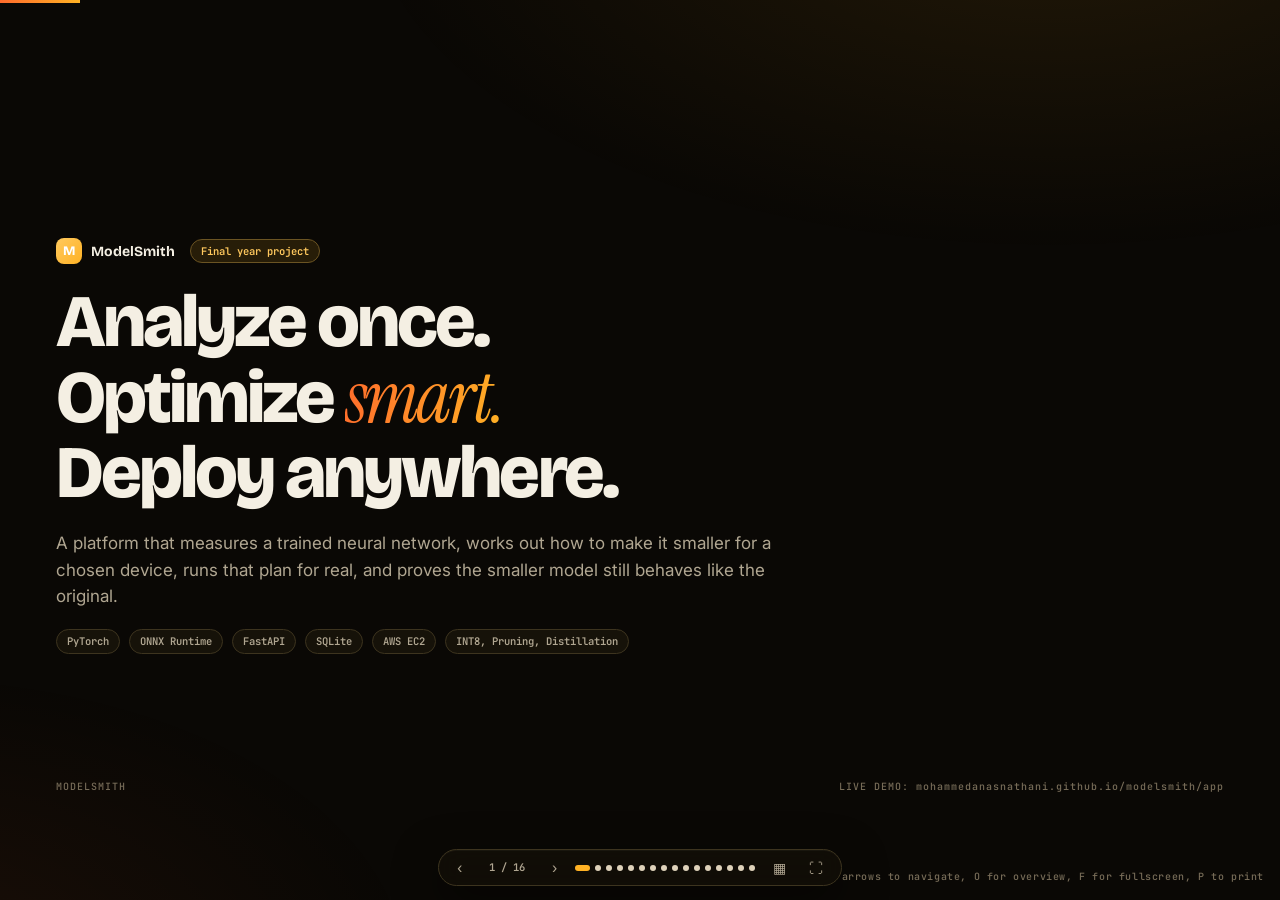
<file: index.html>
<!DOCTYPE html>
<html lang="en">
<head>
<meta charset="utf-8" />
<meta name="viewport" content="width=device-width, initial-scale=1" />
<title>ModelSmith - Analyze once. Optimize smart. Deploy anywhere.</title>
<link rel="preconnect" href="https://fonts.googleapis.com">
<link rel="preconnect" href="https://fonts.gstatic.com" crossorigin>
<link href="https://fonts.googleapis.com/css2?family=Bricolage+Grotesque:opsz,wght@12..96,400..800&family=Instrument+Serif:ital@0;1&family=Inter:wght@400;500;600;700&family=JetBrains+Mono:wght@400;500;600&display=swap" rel="stylesheet">
<style>
  :root{
    --bg:#0a0805; --bg2:#120e07; --paper:#161209; --paper2:#1d1710; --paper3:#252017;
    --line:#2a2314; --line2:#3d341f; --line3:#55482a;
    --ink:#f4efe3; --ink2:#d8d0bd; --dim:#b0a691; --faint:#776c58;
    --accent:#ffb224; --accent2:#ffc95e; --ember:#ff6b2c;
    --good:#4ade80; --bad:#f87171; --warn:#e8c252;
    --warm-bg:#1f170a; --warm-line:#6b5423; --warm-soft:rgba(255,178,36,.12);
    --good-soft:rgba(74,222,128,.10); --good-line:#2f6b4a;
    --bad-soft:rgba(248,113,113,.10);
    --dark-card:#241a08; --dark-card-line:#6b5423; --code-bg:#0f0c06; --code-fg:#e6dcc6;
    --sans:"Inter",-apple-system,BlinkMacSystemFont,"Segoe UI",sans-serif;
    --disp:"Bricolage Grotesque","Space Grotesk",var(--sans);
    --serif:"Instrument Serif",Georgia,serif;
    --mono:"JetBrains Mono",ui-monospace,Menlo,monospace;
    --ease:cubic-bezier(.16,1,.3,1);
    --shadow:0 1px 0 rgba(255,235,190,.04) inset, 0 14px 44px rgba(0,0,0,.5);
    --shadow-lg:0 1px 0 rgba(255,235,190,.05) inset, 0 24px 80px rgba(0,0,0,.65);
  }
  *{box-sizing:border-box;margin:0;padding:0}
  html,body{height:100%;overflow:hidden;background:var(--bg);color:var(--ink);
    font-family:var(--sans);-webkit-font-smoothing:antialiased}
  body::before{content:'';position:fixed;inset:0;pointer-events:none;z-index:0;
    background:
      radial-gradient(1200px 620px at 82% -12%, rgba(255,178,36,.10), transparent 58%),
      radial-gradient(900px 520px at -8% 108%, rgba(255,107,44,.07), transparent 58%);}
  #deck{position:fixed;inset:0;display:grid;place-items:center;z-index:1}
  #stage{width:1280px;height:720px;position:relative;transform-origin:center center}
  .slide{position:absolute;inset:0;padding:44px 56px 52px;display:flex;flex-direction:column;
    opacity:0;visibility:hidden;transition:opacity .3s ease,transform .3s ease;transform:translateY(8px)}
  .slide.active{opacity:1;visibility:visible;transform:none}

  /* frame */
  .hd{display:flex;align-items:flex-start;justify-content:space-between;gap:24px;margin-bottom:22px;flex:0 0 auto}
  .kicker{font:600 10.5px/1 var(--mono);letter-spacing:.2em;text-transform:uppercase;color:var(--accent);margin-bottom:9px}
  h1{font-family:var(--disp);font-size:34px;line-height:1.14;font-weight:700;letter-spacing:-.02em;color:var(--ink)}
  h1 em{font-family:var(--serif);font-style:italic;font-weight:400;color:var(--ember)}
  .snum{font:600 10.5px/1 var(--mono);color:var(--faint);letter-spacing:.16em;white-space:nowrap;padding-top:4px}
  .brand{display:flex;align-items:center;gap:9px;font-family:var(--disp);font-weight:700;font-size:14px;color:var(--ink)}
  .brand .mk{width:26px;height:26px;border-radius:8px;background:linear-gradient(135deg,var(--accent2),var(--accent));
    display:grid;place-items:center;color:#fff;font-size:13px;font-weight:800}
  .foot{position:absolute;left:56px;right:56px;bottom:18px;display:flex;justify-content:space-between;
    font:500 10px/1 var(--mono);color:var(--faint);letter-spacing:.1em}

  /* content blocks */
  .lead{font-size:15px;line-height:1.6;color:var(--dim);max-width:960px}
  .grid{display:grid;gap:14px}
  .g2{grid-template-columns:1fr 1fr}
  .g3{grid-template-columns:repeat(3,1fr)}
  .g4{grid-template-columns:repeat(4,1fr)}
  .card{background:var(--paper);border:1px solid var(--line);border-radius:16px;padding:16px 17px;box-shadow:var(--shadow)}
  .card.warm{background:linear-gradient(180deg,var(--warm-bg),var(--paper));border-color:#f0dcb4}
  .card.dark{background:linear-gradient(180deg,var(--dark2),var(--dark));border-color:var(--dark-card-line);color:var(--ink)}
  .card.dark .ct{color:var(--ink)}
  .card h3{font-family:var(--disp);font-size:15px;font-weight:700;letter-spacing:-.01em;margin-bottom:7px;display:flex;align-items:center;gap:8px;color:var(--ink)}
  .card.dark h3{color:var(--accent2)}
  .card p{font-size:12.5px;line-height:1.55;color:var(--dim)}
  .card.dark p{color:var(--dim)}
  .ct{font-family:var(--disp);font-weight:700;font-size:15px;color:var(--ink)}
  .num{font-family:var(--disp);font-size:27px;font-weight:750;letter-spacing:-.03em;line-height:1;color:var(--ink)}
  .num small{font-family:var(--sans);font-size:12px;font-weight:500;color:var(--faint);letter-spacing:0}
  .mono{font-family:var(--mono);font-size:11px;color:var(--accent)}
  .muted{color:var(--dim)}
  .good{color:var(--good)}.bad{color:var(--bad)}
  ul.ticks{list-style:none;display:flex;flex-direction:column;gap:8px}
  ul.ticks li{font-size:12.5px;line-height:1.5;color:var(--dim);padding-left:17px;position:relative}
  ul.ticks li:before{content:'';position:absolute;left:2px;top:6px;width:5px;height:5px;border-radius:50%;background:var(--accent)}
  ul.ticks li b{color:var(--ink);font-weight:600}
  .pill{display:inline-flex;align-items:center;font:600 10.5px/1 var(--mono);padding:6px 10px;border-radius:999px;
    border:1px solid var(--line2);background:var(--paper);color:var(--dim)}
  .pill.hot{border-color:var(--warm-line);background:var(--warm-soft);color:var(--accent2)}
  .row{display:flex;gap:9px;flex-wrap:wrap;align-items:center}
  .note{font-size:11.5px;color:var(--faint);font-family:var(--mono)}

  table.tbl{width:100%;border-collapse:collapse;font-size:12px}
  table.tbl th{text-align:left;font:600 9.5px/1 var(--mono);letter-spacing:.14em;text-transform:uppercase;
    color:var(--faint);padding:8px 10px;border-bottom:1px solid var(--line2)}
  table.tbl td{padding:7px 10px;border-bottom:1px solid var(--line);color:var(--dim);vertical-align:top}
  table.tbl td b{color:var(--ink);font-weight:600}
  table.tbl td.n{font-family:var(--mono);color:var(--accent2);white-space:nowrap}
  table.tbl tr:last-child td{border-bottom:none}
  table.tbl tr.hi td{background:var(--warm-soft)}

  pre.code{background:var(--dark);border-radius:12px;padding:13px 15px;font:11.5px/1.62 var(--mono);
    color:var(--code-fg);overflow:hidden}
  pre.code .k{color:var(--accent2)}pre.code .s{color:var(--good)}pre.code .c{color:var(--faint)}

  .bar{height:9px;border-radius:6px;background:var(--paper3);overflow:hidden;margin-top:8px}
  .bar>i{display:block;height:100%;border-radius:6px;background:linear-gradient(90deg,var(--accent2),var(--accent));width:0;
    transition:width .8s var(--ease)}
  .bar.g>i{background:linear-gradient(90deg,#3fbf74,var(--good))}
  .bar.v>i{background:linear-gradient(90deg,#a08cf5,#7c6cf0)}

  /* title slide */
  .ttl{display:flex;flex-direction:column;justify-content:center;height:100%;gap:20px}
  .ttl h2{font-family:var(--disp);font-size:74px;line-height:1.02;font-weight:800;letter-spacing:-.04em}
  .ttl h2 em{font-family:var(--serif);font-style:italic;font-weight:400;
    background:linear-gradient(100deg,var(--ember),var(--accent));-webkit-background-clip:text;background-clip:text;color:transparent}
  .ttl p{font-size:17px;line-height:1.55;color:var(--dim);max-width:720px}

  /* hud */
  #hud{position:fixed;left:50%;bottom:14px;transform:translateX(-50%);z-index:40;display:flex;align-items:center;gap:13px;
    background:rgba(18,14,7,.88);border:1px solid var(--line2);backdrop-filter:blur(12px);border-radius:999px;padding:7px 13px;
    box-shadow:var(--shadow)}
  #hud button{background:none;border:0;color:var(--dim);cursor:pointer;font-size:14px;padding:2px 5px;border-radius:7px;font-family:var(--sans)}
  #hud button:hover{color:var(--accent);background:var(--paper2)}
  #counter{font:600 10.5px/1 var(--mono);color:var(--dim);min-width:54px;text-align:center}
  #dots{display:flex;gap:5px}
  #dots i{width:6px;height:6px;border-radius:50%;background:#ded2ba;cursor:pointer;transition:all .2s}
  #dots i.on{background:var(--accent);width:15px;border-radius:4px}
  #prog{position:fixed;left:0;top:0;height:3px;background:linear-gradient(90deg,var(--ember),var(--accent));z-index:50;transition:width .3s var(--ease)}
  .hint{position:fixed;right:16px;bottom:18px;z-index:40;font:500 10px/1 var(--mono);color:var(--faint);letter-spacing:.06em}
  #ov{position:fixed;inset:0;z-index:60;background:rgba(10,8,5,.97);display:none;padding:30px;overflow:auto}
  #ov.on{display:block}
  #ov h4{font-family:var(--disp);font-size:15px;color:var(--dim);margin-bottom:16px;font-weight:600}
  #ovg{display:grid;grid-template-columns:repeat(4,1fr);gap:11px}
  .ovc{border:1px solid var(--line2);border-radius:12px;padding:12px;background:var(--paper);cursor:pointer;text-align:left;font-family:var(--sans)}
  .ovc:hover{border-color:var(--accent);background:var(--warm-bg)}
  .ovc .on2{font:600 9px/1 var(--mono);color:var(--faint);letter-spacing:.14em}
  .ovc .ot{font-size:12px;font-weight:600;margin-top:6px;line-height:1.35;color:var(--ink)}
  svg text{font-family:var(--sans)}
  .dg{width:100%;height:auto;display:block}
  @media print{
    /* A dark deck would print as light text on white paper, so printing
       restores the light palette regardless of the screen theme. */
    :root{
      --bg:#ffffff; --paper:#fffdf8; --paper2:#f5efe3; --paper3:#ece4d3;
      --line:#e2d8c4; --line2:#d0c3a8; --line3:#b3a37f;
      --ink:#241d10; --ink2:#4a4133; --dim:#5b5347; --faint:#98876c;
      --accent:#c77800; --accent2:#9a5f00; --ember:#d95b1e;
      --good:#1a7f4b; --bad:#c03434; --warn:#9a7a1a;
      --warm-bg:#fff8ea; --warm-line:#edc98a; --warm-soft:#fff6e4;
      --good-soft:#e9f6ef; --good-line:#a8d8bf; --bad-soft:#fdf0ee;
      --dark-card:#161209; --dark-card-line:#3a3119; --code-bg:#161209; --code-fg:#f4efe3;
    }
    html,body{overflow:visible;background:#fff}
    #hud,#prog,.hint,#ov{display:none!important}
    #deck{position:static;display:block}
    #stage{width:1280px;height:720px;transform:none!important}
    .slide{position:relative;opacity:1!important;visibility:visible!important;transform:none!important;
      page-break-after:always;height:720px;border-bottom:1px solid var(--line2)}
  }
</style>
</head>
<body>
<div id="prog"></div>
<div id="deck"><div id="stage">

<!-- 1 TITLE -->
<section class="slide">
  <div class="ttl">
    <div class="brand"><div class="mk">M</div> ModelSmith <span class="pill hot" style="margin-left:6px">Final year project</span></div>
    <h2>Analyze once.<br>Optimize <em>smart.</em><br>Deploy anywhere.</h2>
    <p>A platform that measures a trained neural network, works out how to make it smaller for a chosen device,
      runs that plan for real, and proves the smaller model still behaves like the original.</p>
    <div class="row">
      <span class="pill">PyTorch</span><span class="pill">ONNX Runtime</span><span class="pill">FastAPI</span>
      <span class="pill">SQLite</span><span class="pill">AWS EC2</span><span class="pill">INT8, Pruning, Distillation</span>
    </div>
  </div>
  <div class="foot"><span>MODELSMITH</span><span>LIVE DEMO: mohammedanasnathani.github.io/modelsmith/app</span></div>
</section>

<!-- 2 PROBLEM -->
<section class="slide">
  <div class="hd">
    <div><div class="kicker">01 · The problem</div>
      <h1>Training a model is easy.<br>Making it <em>fit</em> is the hard part.</h1></div>
    <div class="snum">02 / 16</div>
  </div>
  <div class="grid g3" style="margin-bottom:16px">
    <div class="card"><h3>1. We cannot see where the size is</h3>
      <p>Our ResNet-18 has 11.7 million parameters and most of them sit in a few layers. Without measuring, we are optimizing blind.</p></div>
    <div class="card"><h3>2. Choosing a method is guesswork</h3>
      <p>Quantize, prune, distill, export to ONNX. Each one costs some accuracy, and combinations multiply the options.</p></div>
    <div class="card"><h3>3. Nothing proves it still works</h3>
      <p>After compression nothing tells us whether the smaller model gives the same answers. Broken models can ship quietly.</p></div>
  </div>
  <div class="grid g2" style="align-items:stretch">
    <div class="card warm">
      <h3>The manual loop today</h3>
      <ul class="ticks" style="margin-top:6px">
        <li>Read the paper, guess a method</li>
        <li>Write an ad hoc script for one model</li>
        <li>Run it, hope accuracy survives</li>
        <li>Repeat for every model and every device</li>
      </ul>
      <p style="margin-top:10px"><b>Days of work, no record of what was tried.</b></p>
    </div>
    <div class="card">
      <h3>What we built instead</h3>
      <ul class="ticks" style="margin-top:6px">
        <li>One pipeline: upload, analyze, plan, execute, download</li>
        <li>Plans are <b>ranked and explained</b>, rejected ones say why</li>
        <li>Every number is <b>measured on the machine that ran it</b></li>
        <li>The output is <b>verified against the original</b> before it counts</li>
      </ul>
    </div>
  </div>
  <div class="foot"><span>MODELSMITH</span><span>01 · THE PROBLEM</span></div>
</section>

<!-- 3 PIPELINE DIAGRAM -->
<section class="slide">
  <div class="hd">
    <div><div class="kicker">02 · The pipeline</div>
      <h1>Five stages, one <em>continuous</em> flow</h1></div>
    <div class="snum">03 / 16</div>
  </div>
  <svg class="dg" viewBox="0 0 1168 232" role="img" aria-label="Pipeline diagram">
    <defs>
      <marker id="ar" markerWidth="9" markerHeight="9" refX="7" refY="4.5" orient="auto">
        <path d="M0 0 L9 4.5 L0 9 z" fill="var(--accent)"/>
      </marker>
      <filter id="sh" x="-20%" y="-20%" width="140%" height="140%">
        <feDropShadow dx="0" dy="3" stdDeviation="4" flood-color="#8a6a2a" flood-opacity="0.12"/>
      </filter>
    </defs>
    <g filter="url(#sh)">
      <rect x="0" y="20" width="208" height="122" rx="15" fill="var(--paper)" stroke="var(--line)"/>
      <rect x="240" y="20" width="208" height="122" rx="15" fill="var(--paper)" stroke="var(--line)"/>
      <rect x="480" y="20" width="208" height="122" rx="15" fill="var(--paper)" stroke="var(--line)"/>
      <rect x="720" y="20" width="208" height="122" rx="15" fill="var(--warm-bg)" stroke="var(--warm-line)"/>
      <rect x="960" y="20" width="208" height="122" rx="15" fill="var(--paper)" stroke="var(--line)"/>
    </g>
    <g font-size="13" font-weight="700" fill="var(--ink)">
      <text x="104" y="66" text-anchor="middle">Upload</text>
      <text x="344" y="66" text-anchor="middle">Analyze</text>
      <text x="584" y="66" text-anchor="middle">Plan</text>
      <text x="824" y="66" text-anchor="middle">Execute</text>
      <text x="1064" y="66" text-anchor="middle">Download</text>
    </g>
    <g font-size="11" fill="var(--dim)">
      <text x="104" y="88" text-anchor="middle">a .pt or .onnx file</text>
      <text x="104" y="105" text-anchor="middle">stored encrypted</text>
      <text x="344" y="88" text-anchor="middle">parameters, FLOPs,</text>
      <text x="344" y="105" text-anchor="middle">timing, bottlenecks</text>
      <text x="584" y="88" text-anchor="middle">best technique mix</text>
      <text x="584" y="105" text-anchor="middle">for your target device</text>
      <text x="824" y="88" text-anchor="middle">real compression</text>
      <text x="824" y="105" text-anchor="middle">plus benchmarking</text>
      <text x="1064" y="88" text-anchor="middle">optimized model</text>
      <text x="1064" y="105" text-anchor="middle">and a report</text>
    </g>
    <g fill="var(--paper3)">
      <circle cx="20" cy="36" r="12"/><circle cx="260" cy="36" r="12"/>
      <circle cx="500" cy="36" r="12"/><circle cx="740" cy="36" r="12"/><circle cx="980" cy="36" r="12"/>
    </g>
    <g font-size="11" font-weight="700" fill="var(--accent2)" font-family="JetBrains Mono, monospace">
      <text x="20" y="40" text-anchor="middle">1</text><text x="260" y="40" text-anchor="middle">2</text>
      <text x="500" y="40" text-anchor="middle">3</text><text x="740" y="40" text-anchor="middle">4</text>
      <text x="980" y="40" text-anchor="middle">5</text>
    </g>
    <g stroke="var(--accent)" stroke-width="1.6" marker-end="url(#ar)">
      <line x1="212" y1="81" x2="234" y2="81"/>
      <line x1="452" y1="81" x2="474" y2="81"/>
      <line x1="692" y1="81" x2="714" y2="81"/>
      <line x1="932" y1="81" x2="954" y2="81"/>
    </g>
    <rect x="0" y="170" width="1168" height="46" rx="12" fill="var(--paper2)" stroke="var(--line)"/>
    <text x="20" y="198" font-size="12" fill="var(--dim)">Each stage writes its result to the database, so any run can be replayed later and nothing depends on a chat session staying open.</text>
  </svg>
  <div class="grid g3" style="margin-top:16px">
    <div class="card"><h3>Jobs run in the background</h3>
      <p>Analysis and execution are queued jobs with live progress, so the page never freezes and you can close the tab.</p></div>
    <div class="card"><h3>Failures are visible</h3>
      <p>A broken job retries once, then reports the real error. It can never be marked successful by accident.</p></div>
    <div class="card"><h3>Everything is stored</h3>
      <p>Models, plans, runs, artifacts and logs are persisted, with SHA-256 fingerprints for the uploaded file.</p></div>
  </div>
  <div class="foot"><span>MODELSMITH</span><span>02 · THE PIPELINE</span></div>
</section>

<!-- 4 ARCHITECTURE -->
<section class="slide">
  <div class="hd">
    <div><div class="kicker">03 · Architecture</div><h1>How the pieces <em>fit together</em></h1></div>
    <div class="snum">04 / 16</div>
  </div>
  <svg class="dg" viewBox="0 0 1168 300" role="img" aria-label="Architecture diagram">
    <defs>
      <marker id="ar2" markerWidth="9" markerHeight="9" refX="7" refY="4.5" orient="auto">
        <path d="M0 0 L9 4.5 L0 9 z" fill="var(--line3)"/>
      </marker>
    </defs>
    <g filter="url(#sh)">
      <rect x="0" y="16" width="210" height="104" rx="14" fill="var(--paper)" stroke="var(--line)"/>
      <rect x="266" y="16" width="240" height="104" rx="14" fill="var(--warm-bg)" stroke="var(--warm-line)"/>
      <rect x="562" y="16" width="230" height="104" rx="14" fill="var(--paper)" stroke="var(--line)"/>
      <rect x="848" y="16" width="320" height="104" rx="14" fill="var(--dark-card)" stroke="var(--dark-card-line)"/>
      <rect x="266" y="186" width="240" height="96" rx="14" fill="var(--paper)" stroke="var(--line)"/>
      <rect x="562" y="186" width="230" height="96" rx="14" fill="var(--paper)" stroke="var(--line)"/>
      <rect x="848" y="186" width="320" height="96" rx="14" fill="var(--paper2)" stroke="var(--line2)" stroke-dasharray="5 4"/>
    </g>
    <g font-size="13" font-weight="700" fill="var(--ink)">
      <text x="105" y="46" text-anchor="middle">Browser</text>
      <text x="386" y="46" text-anchor="middle">API (FastAPI)</text>
      <text x="677" y="46" text-anchor="middle">Job runner</text>
    </g>
    <g font-size="11" fill="var(--dim)">
      <text x="105" y="68" text-anchor="middle">plain HTML, CSS and</text>
      <text x="105" y="84" text-anchor="middle">JavaScript, hosted free</text>
      <text x="386" y="68" text-anchor="middle">60+ endpoints, checks the</text>
      <text x="386" y="84" text-anchor="middle">token on every request</text>
      <text x="677" y="68" text-anchor="middle">2 worker threads,</text>
      <text x="677" y="84" text-anchor="middle">retry once on failure</text>
    </g>
    <text x="1008" y="46" text-anchor="middle" font-size="13" font-weight="700" fill="var(--accent2)">Worker (PyTorch, ONNX)</text>
    <g font-size="11" fill="var(--dim)">
      <text x="1008" y="68" text-anchor="middle">quantize, prune, export,</text>
      <text x="1008" y="84" text-anchor="middle">distill and benchmark</text>
      <text x="1008" y="102" text-anchor="middle">on real tensors</text>
    </g>
    <g font-size="13" font-weight="700" fill="var(--ink)">
      <text x="386" y="216" text-anchor="middle">Database (SQLite)</text>
      <text x="677" y="216" text-anchor="middle">Artifacts</text>
    </g>
    <g font-size="11" fill="var(--dim)">
      <text x="386" y="238" text-anchor="middle">11 tables, write-ahead log,</text>
      <text x="386" y="254" text-anchor="middle">foreign keys switched on</text>
      <text x="677" y="238" text-anchor="middle">optimized .pt and .onnx</text>
      <text x="677" y="254" text-anchor="middle">stored encrypted on disk</text>
    </g>
    <text x="1008" y="216" text-anchor="middle" font-size="13" font-weight="700" fill="var(--ink2)">Your machine or AWS EC2</text>
    <g font-size="11" fill="var(--dim)">
      <text x="1008" y="238" text-anchor="middle">downloads the model with a one time token,</text>
      <text x="1008" y="254" text-anchor="middle">compresses it locally, posts the result back</text>
    </g>
    <g stroke="var(--line3)" stroke-width="1.5" marker-end="url(#ar2)">
      <line x1="214" y1="68" x2="258" y2="68"/>
      <line x1="510" y1="68" x2="554" y2="68"/>
      <line x1="796" y1="68" x2="840" y2="68"/>
      <line x1="677" y1="124" x2="677" y2="180"/>
      <line x1="1008" y1="124" x2="1008" y2="180"/>
      <line x1="386" y1="120" x2="386" y2="180"/>
    </g>
    <text x="520" y="140" font-size="10.5" fill="var(--faint)" font-family="JetBrains Mono, monospace">plans and runs</text>
    <text x="1020" y="156" font-size="10.5" fill="var(--faint)" font-family="JetBrains Mono, monospace">model + token</text>
  </svg>
  <div class="grid g3" style="margin-top:14px">
    <div class="card"><h3>No external queue needed</h3>
      <p>The job runner lives inside the API process, so the whole project ships as one container and still survives restarts.</p></div>
    <div class="card"><h3>The front end can move</h3>
      <p>The site is static and finds the API at runtime, so the page and the compute can live in different places.</p></div>
    <div class="card"><h3>Two ways to execute</h3>
      <p>The same plan runs on our workers or on your own hardware, and both produce the identical report format.</p></div>
  </div>
  <div class="foot"><span>MODELSMITH</span><span>03 · ARCHITECTURE</span></div>
</section>

<!-- 5 ANALYZE -->
<section class="slide">
  <div class="hd">
    <div><div class="kicker">04 · Stage 2, analyze</div>
      <h1>We measure the model <em>layer by layer</em></h1></div>
    <div class="snum">05 / 16</div>
  </div>
  <div class="grid g2" style="gap:16px">
    <div>
      <div class="card" style="margin-bottom:12px"><h3>What we collect</h3>
        <table class="tbl" style="margin-top:4px">
          <tr><th>Measure</th><th>How we get it</th></tr>
          <tr><td><b>Parameters</b></td><td>counted per layer, and their size in bytes</td></tr>
          <tr><td><b>FLOPs</b></td><td>computed per layer type with forward hooks</td></tr>
          <tr><td><b>Latency</b></td><td>5 warm up runs, then 30 timed runs, reported as the mean</td></tr>
          <tr><td><b>p95 latency</b></td><td>the slow tail, so we do not hide bad cases</td></tr>
          <tr><td><b>Throughput</b></td><td>inferences per second from the same sample</td></tr>
          <tr><td><b>Bottlenecks</b></td><td>top three layers by parameters, with the share they hold</td></tr>
        </table>
      </div>
      <div class="card warm"><h3>Why this matters</h3>
        <p>It tells us which layer is actually expensive. On our MNIST model one layer holds most of the weights,
          so that is where any compression effort has to go.</p></div>
    </div>
    <div>
      <div class="card"><h3>Example: parameter share by layer</h3>
        <svg class="dg" viewBox="0 0 520 190" role="img" aria-label="Parameter share by layer">
          <g font-size="11.5" fill="var(--ink2)" font-family="JetBrains Mono, monospace">
            <text x="0" y="30">net.7</text><text x="0" y="66">net.3</text>
            <text x="0" y="102">net.9</text><text x="0" y="138">net.0</text>
          </g>
          <rect x="60" y="18" width="360" height="16" rx="8" fill="var(--paper3)"/>
          <rect x="60" y="18" width="265" height="16" rx="8" fill="var(--ember)"/>
          <rect x="60" y="54" width="360" height="16" rx="8" fill="var(--paper3)"/>
          <rect x="60" y="54" width="83" height="16" rx="8" fill="var(--accent)"/>
          <rect x="60" y="90" width="360" height="16" rx="8" fill="var(--paper3)"/>
          <rect x="60" y="90" width="9" height="16" rx="4" fill="var(--line3)"/>
          <rect x="60" y="126" width="360" height="16" rx="8" fill="var(--paper3)"/>
          <rect x="60" y="126" width="5" height="16" rx="2" fill="var(--line3)"/>
          <g font-size="11" fill="var(--dim)" font-family="JetBrains Mono, monospace">
            <text x="432" y="31">73.5%</text><text x="432" y="67">23.0%</text>
            <text x="432" y="103">2.3%</text><text x="432" y="139">1.2%</text>
          </g>
          <rect x="0" y="158" width="420" height="26" rx="8" fill="var(--paper2)"/>
          <text x="12" y="175" font-size="11" fill="var(--accent2)">One layer carries most of the weight. That is the pruning and quantization target.</text>
        </svg>
      </div>
      <div class="card" style="margin-top:12px"><h3>Benchmark rule</h3>
        <p>Timings always come from real forward passes on the machine that ran the job, never from a datasheet.
          If a runtime cannot do something (for example FP16 on a plain CPU) we say so instead of inventing a number.</p></div>
    </div>
  </div>
  <div class="foot"><span>MODELSMITH</span><span>04 · ANALYZE</span></div>
</section>

<!-- 6 TECHNIQUES -->
<section class="slide">
  <div class="hd">
    <div><div class="kicker">05 · Stage 3, plan</div>
      <h1>The seven techniques we <em>know how</em> to run</h1></div>
    <div class="snum">06 / 16</div>
  </div>
  <div class="card" style="margin-bottom:14px">
    <table class="tbl">
      <tr><th>Technique</th><th>What it does, in plain words</th><th>Size after</th><th>Accuracy kept</th><th>Runs here</th></tr>
      <tr class="hi"><td><b>INT8 quantization</b></td><td>stores weights with 8 bits instead of 32, about four times smaller</td><td class="n">25%</td><td class="n">98.5%</td><td class="n">yes</td></tr>
      <tr><td><b>FP16 half precision</b></td><td>stores weights with 16 bits, half the size, tiny quality loss</td><td class="n">50%</td><td class="n">99.9%</td><td class="n">yes</td></tr>
      <tr><td><b>Pruning 20%</b></td><td>removes the least useful filters, so real work is skipped</td><td class="n">80%</td><td class="n">98.0%</td><td class="n">yes</td></tr>
      <tr><td><b>Pruning 40%</b></td><td>the same idea, pushed harder, with more risk to accuracy</td><td class="n">62%</td><td class="n">94.0%</td><td class="n">yes</td></tr>
      <tr><td><b>ONNX export</b></td><td>re-expresses the model as a graph so ONNX Runtime can fuse operations</td><td class="n">100%</td><td class="n">100%</td><td class="n">yes</td></tr>
      <tr><td><b>Distillation</b></td><td>trains a smaller student network to copy the teacher, the most aggressive option</td><td class="n">30%</td><td class="n">97.0%</td><td class="n">yes</td></tr>
      <tr><td><b>TensorRT build</b></td><td>builds a GPU specific engine, needs an NVIDIA card</td><td class="n">100%</td><td class="n">100%</td><td class="n">guided</td></tr>
    </table>
  </div>
  <div class="grid g3">
    <div class="card"><h3>Hardware profiles</h3>
      <p>Five targets: CPU server, GPU server, edge device, mobile, and web browser. Each one declares its memory budget and
        which precisions and runtimes it can actually run.</p></div>
    <div class="card"><h3>Why profiles matter</h3>
      <p>TensorRT is rejected unless the target is a GPU server. INT8 is rejected on a profile that cannot do integer math.
        The planner never recommends something the device cannot run.</p></div>
    <div class="card warm"><h3>Read this table carefully</h3>
      <p>The size and accuracy columns are <b>planning estimates</b>, not measured results. Real numbers appear after
        execution, and we keep the two clearly separate.</p></div>
  </div>
  <div class="foot"><span>MODELSMITH</span><span>05 · PLAN</span></div>
</section>

<!-- 7 PLANNER ALGORITHM -->
<section class="slide">
  <div class="hd">
    <div><div class="kicker">06 · The algorithm</div>
      <h1>From eight candidates to <em>one recommendation</em></h1></div>
    <div class="snum">07 / 16</div>
  </div>
  <svg class="dg" viewBox="0 0 1168 250" role="img" aria-label="Planner algorithm diagram">
    <defs>
      <marker id="ar3" markerWidth="9" markerHeight="9" refX="7" refY="4.5" orient="auto">
        <path d="M0 0 L9 4.5 L0 9 z" fill="var(--accent)"/>
      </marker>
      <marker id="ar4" markerWidth="9" markerHeight="9" refX="7" refY="4.5" orient="auto">
        <path d="M0 0 L9 4.5 L0 9 z" fill="var(--bad)"/>
      </marker>
    </defs>
    <g filter="url(#sh)">
      <rect x="0" y="60" width="176" height="74" rx="13" fill="var(--paper)" stroke="var(--line)"/>
      <rect x="218" y="60" width="176" height="74" rx="13" fill="var(--paper)" stroke="var(--line)"/>
      <rect x="436" y="60" width="176" height="74" rx="13" fill="var(--paper)" stroke="var(--line)"/>
      <rect x="654" y="60" width="176" height="74" rx="13" fill="var(--warm-bg)" stroke="var(--warm-line)"/>
      <rect x="872" y="60" width="176" height="74" rx="13" fill="var(--paper)" stroke="var(--line)"/>
      <rect x="1090" y="60" width="78" height="74" rx="13" fill="var(--dark-card)" stroke="var(--dark-card-line)"/>
      <rect x="218" y="188" width="570" height="52" rx="12" fill="var(--bad-soft)" stroke="#e8c4c0"/>
    </g>
    <g font-size="12" font-weight="700" fill="var(--ink)">
      <text x="88" y="90" text-anchor="middle">Eight candidate</text>
      <text x="88" y="106" text-anchor="middle">combinations</text>
      <text x="306" y="90" text-anchor="middle">Does the hardware</text>
      <text x="306" y="106" text-anchor="middle">support it?</text>
      <text x="524" y="90" text-anchor="middle">Predicted accuracy</text>
      <text x="524" y="106" text-anchor="middle">above the floor?</text>
      <text x="742" y="90" text-anchor="middle">Score with the</text>
      <text x="742" y="106" text-anchor="middle">objective weights</text>
      <text x="960" y="90" text-anchor="middle">Sort by score,</text>
      <text x="960" y="106" text-anchor="middle">mark the best</text>
    </g>
    <text x="1129" y="93" text-anchor="middle" font-size="12" font-weight="700" fill="var(--accent2)">Plan</text>
    <text x="1129" y="110" text-anchor="middle" font-size="12" font-weight="700" fill="var(--accent2)">ready</text>
    <text x="503" y="219" text-anchor="middle" font-size="11.5" fill="var(--bad)">Rejected plans are kept and shown with the reason, for example "exceeds the accuracy floor"</text>
    <g stroke="var(--accent)" stroke-width="1.6" marker-end="url(#ar3)">
      <line x1="180" y1="97" x2="212" y2="97"/>
      <line x1="398" y1="97" x2="430" y2="97"/>
      <line x1="616" y1="97" x2="648" y2="97"/>
      <line x1="834" y1="97" x2="866" y2="97"/>
      <line x1="1052" y1="97" x2="1084" y2="97"/>
      <line x1="306" y1="138" x2="306" y2="184"/>
      <line x1="524" y1="138" x2="524" y2="184"/>
    </g>
    <g font-size="10" fill="var(--bad)" font-family="JetBrains Mono, monospace">
      <text x="312" y="162">no</text><text x="530" y="162">no</text>
    </g>
  </svg>
  <div class="grid g2" style="margin-top:16px">
    <div class="card dark">
      <h3>The scoring formula</h3>
      <pre class="code" style="margin-top:6px;background:var(--code-bg)">score = <span class="k">w_size</span> * size_saved
      + <span class="k">w_latency</span> * latency_gain
      + <span class="k">w_memory</span> * memory_saved
      + <span class="k">w_accuracy</span> * accuracy_kept</pre>
      <p style="margin-top:8px">The weights come from the objective you choose. Balanced uses 0.30, 0.30, 0.20, 0.20.
        Ask for "smallest size" and size gets 0.55, so the ranking changes instantly.</p>
    </div>
    <div class="card">
      <h3>Predicting before running</h3>
      <pre class="code" style="margin-top:6px">size    = base_size    * product(size_factor)
latency = base_latency * product(latency_factor[arch])
memory  = base_size    * product(mem_factor) * 1.2
accuracy= product(accuracy_factor)</pre>
      <p style="margin-top:8px">Latency factors depend on the architecture, because a CNN and a small MLP do not respond to INT8
        in the same way. The 1.2 on memory accounts for runtime overhead.</p>
    </div>
  </div>
  <div class="foot"><span>MODELSMITH</span><span>06 · THE ALGORITHM</span></div>
</section>

<!-- 8 WORKED EXAMPLE -->
<section class="slide">
  <div class="hd">
    <div><div class="kicker">07 · A worked example</div>
      <h1>What the planner <em>actually suggests</em></h1></div>
    <div class="snum">08 / 16</div>
  </div>
  <div class="grid g3" style="margin-bottom:16px">
    <div class="card warm">
      <h3>edge-lite</h3>
      <p class="note" style="margin-bottom:8px">INT8 + ONNX export</p>
      <div class="num">75%<small> smaller</small></div>
      <div class="bar"><i data-w="75"></i></div>
      <p style="margin-top:10px">Keeps about 98.5% of accuracy. The safe choice for a small device.</p>
    </div>
    <div class="card warm">
      <h3>edge-max</h3>
      <p class="note" style="margin-bottom:8px">INT8 + pruning 40% + ONNX</p>
      <div class="num">84.5%<small> smaller</small></div>
      <div class="bar"><i data-w="84.5"></i></div>
      <p style="margin-top:10px">Keeps about 92.6%. Best size, but it eats into accuracy.</p>
    </div>
    <div class="card">
      <h3>Measured, after execution</h3>
      <p class="note" style="margin-bottom:8px">distillation plan, our demo CNN</p>
      <div class="num good">68.3%<small> smaller</small></div>
      <div class="bar g"><i data-w="68.3"></i></div>
      <p style="margin-top:10px">Real file on disk, plus 16.3% lower latency and verified output agreement.</p>
    </div>
  </div>
  <div class="grid g2">
    <div class="card"><h3>Why the ranking is trustworthy</h3>
      <ul class="ticks" style="margin-top:4px">
        <li>The estimate is <b>transparent</b>: you can see which multipliers produced it</li>
        <li>Anything the device cannot run is <b>filtered out before scoring</b></li>
        <li>Every plan carries <b>written reasons</b>, including the rejected ones</li>
        <li>After execution the predicted and real numbers sit next to each other</li>
      </ul></div>
    <div class="card dark"><h3>What we say honestly</h3>
      <p style="margin-top:4px">Planning uses declared factors, so a plan is a prediction. Only execution produces measured results.
        That separation is deliberate: it stops us from presenting a guess as a fact, and it gives us a calibration loop for the next version.</p></div>
  </div>
  <div class="foot"><span>MODELSMITH</span><span>07 · WORKED EXAMPLE</span></div>
</section>

<!-- 9 EXECUTE -->
<section class="slide">
  <div class="hd">
    <div><div class="kicker">08 · Stage 4, execute</div>
      <h1>The order of the steps is <em>part of the method</em></h1></div>
    <div class="snum">09 / 16</div>
  </div>
  <svg class="dg" viewBox="0 0 1168 128" role="img" aria-label="Execution order diagram">
    <defs><marker id="ar5" markerWidth="9" markerHeight="9" refX="7" refY="4.5" orient="auto">
      <path d="M0 0 L9 4.5 L0 9 z" fill="var(--accent)"/></marker></defs>
    <g filter="url(#sh)">
      <rect x="0" y="14" width="256" height="76" rx="13" fill="var(--paper)" stroke="var(--line)"/>
      <rect x="290" y="14" width="256" height="76" rx="13" fill="var(--paper)" stroke="var(--line)"/>
      <rect x="580" y="14" width="256" height="76" rx="13" fill="var(--paper)" stroke="var(--line)"/>
      <rect x="870" y="14" width="298" height="76" rx="13" fill="var(--warm-bg)" stroke="var(--warm-line)"/>
    </g>
    <g font-size="12.5" font-weight="700" fill="var(--ink)">
      <text x="128" y="42" text-anchor="middle">1. Prune</text>
      <text x="418" y="42" text-anchor="middle">2. Export to ONNX</text>
      <text x="708" y="42" text-anchor="middle">3. INT8 or FP16</text>
      <text x="1019" y="42" text-anchor="middle">4. Distillation (optional)</text>
    </g>
    <g font-size="11" fill="var(--dim)">
      <text x="128" y="64" text-anchor="middle">remove weights while the</text>
      <text x="128" y="80" text-anchor="middle">model is still dense</text>
      <text x="418" y="64" text-anchor="middle">capture the graph before</text>
      <text x="418" y="80" text-anchor="middle">precision is lowered</text>
      <text x="708" y="64" text-anchor="middle">shrink the numbers on the</text>
      <text x="708" y="80" text-anchor="middle">PyTorch copy</text>
      <text x="1019" y="64" text-anchor="middle">retraining produces the final file,</text>
      <text x="1019" y="80" text-anchor="middle">so it runs last</text>
    </g>
    <g stroke="var(--accent)" stroke-width="1.6" marker-end="url(#ar5)">
      <line x1="260" y1="52" x2="284" y2="52"/>
      <line x1="550" y1="52" x2="574" y2="52"/>
      <line x1="840" y1="52" x2="864" y2="52"/>
    </g>
    <text x="584" y="118" text-anchor="middle" font-size="11" fill="var(--faint)">Pruning first matters: once weights are quantized, structured pruning can no longer identify whole filters to remove.</text>
  </svg>
  <div class="grid g2" style="margin-top:16px">
    <div class="card">
      <h3>What each step really does</h3>
      <pre class="code" style="margin-top:6px"><span class="c"># quantization: per channel INT8</span>
torch.quantization.<span class="k">quantize_dynamic</span>(
  model, {Linear, LSTM, GRU, RNN}, dtype=torch.qint8)

<span class="c"># pruning: real filter removal, made permanent</span>
<span class="k">ln_structured</span>(conv, amount, n=2, dim=0)
<span class="k">l1_unstructured</span>(linear, amount)
prune.<span class="k">remove</span>(module, "weight")

<span class="c"># export, validated before it is accepted</span>
torch.onnx.<span class="k">export</span>(model, dummy, opset_version=13)
onnx.checker.<span class="k">check_model</span>(graph)</pre>
    </div>
    <div class="card">
      <h3>Distillation is a real training run</h3>
      <pre class="code" style="margin-top:6px"><span class="c"># student is half the width of the teacher</span>
student = build_student(teacher)
<span class="c"># 6 epochs, 512 samples, batch 32, temperature 2</span>
loss = <span class="k">KLDiv</span>(log_softmax(s/T), log_softmax(t/T)) * T*T
Adam(lr=1e-3)  <span class="c">-> per epoch loss is recorded</span></pre>
      <ul class="ticks" style="margin-top:10px">
        <li>The smaller student is <b>genuinely cheaper</b>, not just stored differently</li>
        <li>Loss history is returned with the run so you can see it converge</li>
        <li>If a student cannot be built, we fall back instead of failing</li>
        <li><b>No artifacts, no success:</b> a run without output is refused</li>
      </ul>
    </div>
  </div>
  <div class="foot"><span>MODELSMITH</span><span>08 · EXECUTE</span></div>
</section>

<!-- 10 VERIFY -->
<section class="slide">
  <div class="hd">
    <div><div class="kicker">09 · Stage 5, verify</div>
      <h1>Smaller is only useful if it <em>still agrees</em></h1></div>
    <div class="snum">10 / 16</div>
  </div>
  <svg class="dg" viewBox="0 0 1168 210" role="img" aria-label="Verification diagram">
    <defs><marker id="ar6" markerWidth="9" markerHeight="9" refX="7" refY="4.5" orient="auto">
      <path d="M0 0 L9 4.5 L0 9 z" fill="var(--good)"/></marker></defs>
    <g filter="url(#sh)">
      <rect x="0" y="24" width="230" height="64" rx="13" fill="var(--paper)" stroke="var(--line)"/>
      <rect x="0" y="112" width="230" height="64" rx="13" fill="var(--paper)" stroke="var(--line)"/>
      <rect x="330" y="62" width="240" height="76" rx="13" fill="var(--warm-bg)" stroke="var(--warm-line)"/>
      <rect x="670" y="62" width="220" height="76" rx="13" fill="var(--paper)" stroke="var(--line)"/>
      <rect x="990" y="62" width="178" height="76" rx="13" fill="var(--good-soft)" stroke="var(--good-line)"/>
    </g>
    <g font-size="12.5" font-weight="700" fill="var(--ink)">
      <text x="115" y="52" text-anchor="middle">Original model</text>
      <text x="115" y="140" text-anchor="middle">Optimized model</text>
      <text x="450" y="92" text-anchor="middle">Run both on the same</text>
      <text x="450" y="109" text-anchor="middle">16 seeded inputs</text>
      <text x="780" y="92" text-anchor="middle">Compare the outputs</text>
      <text x="780" y="109" text-anchor="middle">per input</text>
      <text x="1079" y="92" text-anchor="middle">Agreement percent</text>
      <text x="1079" y="109" text-anchor="middle">saved with the run</text>
    </g>
    <g font-size="11" fill="var(--dim)">
      <text x="115" y="72" text-anchor="middle">exactly the uploaded file</text>
      <text x="115" y="160" text-anchor="middle">the compressed output</text>
      <text x="450" y="128" text-anchor="middle" font-family="JetBrains Mono, monospace">fixed seed 42, so it repeats</text>
      <text x="780" y="128" text-anchor="middle" font-family="JetBrains Mono, monospace">argmax, or allclose 0.05</text>
      <text x="1079" y="128" text-anchor="middle" font-family="JetBrains Mono, monospace">100% on our demo runs</text>
    </g>
    <g stroke="var(--good)" stroke-width="1.6" marker-end="url(#ar6)">
      <path d="M234 56 C 290 56, 290 92, 324 96" fill="none"/>
      <path d="M234 144 C 290 144, 290 108, 324 104" fill="none"/>
      <line x1="574" y1="100" x2="664" y2="100"/>
      <line x1="894" y1="100" x2="984" y2="100"/>
    </g>
  </svg>
  <div class="grid g3" style="margin-top:16px">
    <div class="card"><h3>Same inputs, same seed</h3>
      <p>Both models get identical random inputs generated with a fixed seed, so the comparison is repeatable on any machine.</p></div>
    <div class="card"><h3>Two kinds of check</h3>
      <p>Classifiers are compared by their predicted class. Other outputs are compared with a small numeric tolerance.</p></div>
    <div class="card warm"><h3>The honest part</h3>
      <p>Agreement is a behavioural check, not a test set accuracy. We label it that way everywhere in the interface
        instead of pretending it is a benchmark score.</p></div>
  </div>
  <div class="foot"><span>MODELSMITH</span><span>09 · VERIFY</span></div>
</section>

<!-- 11 RESULTS -->
<section class="slide">
  <div class="hd">
    <div><div class="kicker">10 · Results</div><h1>Numbers from the <em>running system</em></h1></div>
    <div class="snum">11 / 16</div>
  </div>
  <div class="grid g3" style="margin-bottom:15px">
    <div class="card warm"><div class="num good">68.3%<small> smaller</small></div>
      <p style="margin-top:8px">Distillation run on our demo CNN: the artifact went from 93.8 KB to 29.7 KB.</p>
      <div class="bar g"><i data-w="68.3"></i></div></div>
    <div class="card warm"><div class="num good">16.3%<small> faster</small></div>
      <p style="margin-top:8px">Same run, same machine: mean latency went from 0.129 ms to 0.108 ms.</p>
      <div class="bar g"><i data-w="16.3"></i></div></div>
    <div class="card"><div class="num">51.1%<small> smaller</small></div>
      <p style="margin-top:8px">The "deep cut" plan (INT8, pruning, ONNX) produced both a .pt and a .onnx file.</p>
      <div class="bar"><i data-w="51.1"></i></div></div>
  </div>
  <div class="grid g2">
    <div class="card"><h3>Models the platform analyzed</h3>
      <table class="tbl" style="margin-top:4px">
        <tr><th>Model</th><th>Parameters</th><th>Latency</th><th>On disk</th></tr>
        <tr><td><b>MNIST CNN</b></td><td class="n">21,840</td><td class="n">0.33 ms</td><td class="n">93.8 KB</td></tr>
        <tr><td><b>CIFAR-10 CNN</b></td><td class="n">568,474</td><td class="n">0.63 ms</td><td class="n">2.29 MB</td></tr>
        <tr><td><b>ResNet-18</b></td><td class="n">11,689,512</td><td class="n">4.46 ms</td><td class="n">46.8 MB</td></tr>
      </table>
      <p style="margin-top:9px">Measured by the platform itself, then rounded for this slide.</p></div>
    <div class="card"><h3>What the results taught us</h3>
      <ul class="ticks" style="margin-top:4px">
        <li><b>Size reduction is the reliable win.</b> It follows directly from precision and pruning ratios.</li>
        <li><b>Latency depends on the hardware.</b> On a tiny CPU model, ONNX Runtime overhead can outweigh graph fusion,
          and we report that instead of hiding it.</li>
        <li><b>Distillation gave the best trade off</b> here, because the student is genuinely smaller.</li>
        <li><b>Predicted versus measured</b> can be compared after every run, which is the calibration loop we want next.</li>
      </ul></div>
  </div>
  <div class="foot"><span>MODELSMITH</span><span>10 · RESULTS</span></div>
</section>

<!-- 12 CLOUD -->
<section class="slide">
  <div class="hd">
    <div><div class="kicker">11 · Run it anywhere</div>
      <h1>Our hardware, or <em>yours</em></h1></div>
    <div class="snum">12 / 16</div>
  </div>
  <svg class="dg" viewBox="0 0 1168 226" role="img" aria-label="Two ways to execute">
    <defs><marker id="ar7" markerWidth="9" markerHeight="9" refX="7" refY="4.5" orient="auto">
      <path d="M0 0 L9 4.5 L0 9 z" fill="var(--line3)"/></marker></defs>
    <rect x="470" y="8" width="228" height="46" rx="12" fill="var(--dark-card)"/>
    <text x="584" y="37" text-anchor="middle" font-size="13" font-weight="700" fill="var(--accent2)">One plan, two places to run it</text>
    <g filter="url(#sh)">
      <rect x="60" y="92" width="440" height="112" rx="14" fill="var(--paper)" stroke="var(--line)"/>
      <rect x="668" y="92" width="440" height="112" rx="14" fill="var(--warm-bg)" stroke="var(--warm-line)"/>
    </g>
    <text x="280" y="122" text-anchor="middle" font-size="13" font-weight="700" fill="var(--ink)">Option A: on the platform</text>
    <g font-size="11.5" fill="var(--dim)">
      <text x="280" y="146" text-anchor="middle">the job runs in our worker threads,</text>
      <text x="280" y="164" text-anchor="middle">no setup for the user at all</text>
      <text x="280" y="188" text-anchor="middle" font-family="JetBrains Mono, monospace" fill="var(--accent2)">fastest to start, shares our CPU</text>
    </g>
    <text x="888" y="122" text-anchor="middle" font-size="13" font-weight="700" fill="var(--ink)">Option B: on your infrastructure</text>
    <g font-size="11.5" fill="var(--dim)">
      <text x="888" y="146" text-anchor="middle">we mint a one time token, your machine downloads</text>
      <text x="888" y="164" text-anchor="middle">the model, compresses it, posts the result back</text>
      <text x="888" y="188" text-anchor="middle" font-family="JetBrains Mono, monospace" fill="var(--accent2)">your data and your GPU never leave your side</text>
    </g>
    <g stroke="var(--line3)" stroke-width="1.5" marker-end="url(#ar7)">
      <path d="M584 54 L584 70 M584 70 L280 70 L280 88" fill="none"/>
      <path d="M584 70 L888 70 L888 88" fill="none"/>
    </g>
  </svg>
  <div class="grid g3" style="margin-top:16px">
    <div class="card"><h3>AWS launch, built in</h3>
      <p>The interface starts an EC2 instance with boto3, takes the current Amazon Linux 2023 image from SSM,
        gives it a 30 GB disk, and sets it to terminate on shutdown so it cannot bill forever.</p></div>
    <div class="card"><h3>Credentials stay yours</h3>
      <p>Keys are used for that single call and are never written to the database. Missing permission and bad keys
        come back as clear errors, not vague failures.</p></div>
    <div class="card warm"><h3>Why this matters in practice</h3>
      <p>Companies rarely want to upload model weights to someone else's server. This design lets them keep the
        compute and the data, while still using our planner and our verification.</p></div>
  </div>
  <div class="foot"><span>MODELSMITH</span><span>11 · RUN IT ANYWHERE</span></div>
</section>

<!-- 13 SECURITY -->
<section class="slide">
  <div class="hd">
    <div><div class="kicker">12 · Engineering quality</div>
      <h1>Built like a <em>product</em>, not a demo</h1></div>
    <div class="snum">13 / 16</div>
  </div>
  <div class="grid g4" style="margin-bottom:14px">
    <div class="card"><h3>Traffic</h3>
      <ul class="ticks" style="margin-top:4px">
        <li>Rate limits on requests and on failed logins</li>
        <li>Security headers on every response</li>
        <li>Request IDs for tracing</li>
      </ul></div>
    <div class="card"><h3>Identity</h3>
      <ul class="ticks" style="margin-top:4px">
        <li>Signed tokens, 12 hour lifetime</li>
        <li>Per token revocation, and sign out everywhere</li>
        <li>Password hashing with 120,000 rounds</li>
      </ul></div>
    <div class="card"><h3>Data</h3>
      <ul class="ticks" style="margin-top:4px">
        <li>Uploads and artifacts encrypted at rest</li>
        <li>Write-ahead log with foreign keys on</li>
        <li>One click database backup</li>
      </ul></div>
    <div class="card"><h3>Access</h3>
      <ul class="ticks" style="margin-top:4px">
        <li>Member and admin roles</li>
        <li>Ownership checked on every resource</li>
        <li>Audit log of actions, exportable</li>
      </ul></div>
  </div>
  <div class="grid g4" style="margin-bottom:14px">
    <div class="card warm"><div class="num">153</div><p style="margin-top:6px">end to end checks that run against a live server, in 21 sections</p></div>
    <div class="card"><div class="num">60+</div><p style="margin-top:6px">REST endpoints across five routers</p></div>
    <div class="card"><div class="num">11</div><p style="margin-top:6px">database tables with foreign key integrity</p></div>
    <div class="card"><div class="num">22</div><p style="margin-top:6px">optimization runs completed in the demo workspace</p></div>
  </div>
  <div class="card"><h3>What the test suite proves</h3>
    <p>It boots a real server, registers users, uploads a model, waits for real jobs to finish, then checks the artifacts.
      It covers the full runner protocol, AWS error handling, cross user access attempts, oversized input, forged tokens
      and the rate limiter. Result: 153 passed, 0 failed.</p></div>
  <div class="foot"><span>MODELSMITH</span><span>12 · ENGINEERING QUALITY</span></div>
</section>

<!-- 14 DEMO -->
<section class="slide">
  <div class="hd">
    <div><div class="kicker">13 · Live demonstration</div><h1>Three minutes, <em>start to artifact</em></h1></div>
    <div class="snum">14 / 16</div>
  </div>
  <div class="grid g2" style="gap:16px">
    <div class="card dark">
      <h3>Open this</h3>
      <p style="font-size:13px;color:var(--accent2);margin-top:6px;font-family:JetBrains Mono, monospace;word-break:break-all">mohammedanasnathani.github.io/modelsmith/app</p>
      <p style="font-size:11.5px;color:var(--dim);margin-top:6px">Alternative link: modelsmith-alpha.vercel.app</p>
      <p style="margin-top:8px">Sign in with <span class="mono" style="color:var(--accent2)">demo@modelsmith.io</span> and the sample password.
        The workspace already holds three analyzed models and completed runs, so nothing has to finish live.</p>
      <p style="margin-top:8px">If a page shows no data, reload once: the site looks for a working backend among three tunnels.</p>
    </div>
    <div class="card">
      <h3>The click path</h3>
      <ul class="ticks" style="margin-top:4px">
        <li><b>Dashboard:</b> totals, recent runs, and cumulative impact</li>
        <li><b>Open the MNIST model:</b> parameters, timing and the bottleneck layer</li>
        <li><b>Analysis tab:</b> per layer table and the measurements behind it</li>
        <li><b>Goals and plans:</b> switch the objective to smallest size and watch the ranking reorder</li>
        <li><b>Execute:</b> job progress, then the before and after table with agreement</li>
        <li><b>Download:</b> the optimized artifact, then the generated report</li>
      </ul>
    </div>
  </div>
  <div class="grid g3" style="margin-top:15px">
    <div class="card"><h3>If they ask "is it really compressing?"</h3>
      <p>Show the artifact size next to the original file, and the measured latency for both on the same machine.</p></div>
    <div class="card"><h3>If they ask "what if a plan fails?"</h3>
      <p>Failed jobs retry once, then show the real error. A run is never marked successful without an artifact.</p></div>
    <div class="card"><h3>If the network plays up</h3>
      <p>The same demo runs on the laptop at 127.0.0.1:8100, with the same data and the same interface.</p></div>
  </div>
  <div class="foot"><span>MODELSMITH</span><span>13 · LIVE DEMO</span></div>
</section>

<!-- 15 LIMITS -->
<section class="slide">
  <div class="hd">
    <div><div class="kicker">14 · Limits and next steps</div><h1>What we would do <em>next</em></h1></div>
    <div class="snum">15 / 16</div>
  </div>
  <div class="grid g2" style="gap:16px">
    <div class="card"><h3>Limits we state openly</h3>
      <ul class="ticks" style="margin-top:4px">
        <li>Latency is measured on the machine that runs the job, CPU only in this deployment</li>
        <li>Accuracy retention during planning is an estimate, not a measurement from a test set</li>
        <li>FP16 and TensorRT only pay off fully on GPU runtimes</li>
        <li>Storage is a single SQLite file, which is right for this scale and not a cluster</li>
      </ul></div>
    <div class="card warm"><h3>Next steps</h3>
      <ul class="ticks" style="margin-top:4px">
        <li><b>Dataset backed accuracy testing</b> before and after each plan</li>
        <li><b>Real TensorRT builds</b> on GPU runners with on device timing</li>
        <li><b>Calibration:</b> feed measured results back to correct the planner's factors</li>
        <li><b>Batch mode</b> across many models, with a cost estimate per plan</li>
        <li><b>Run the optimized model in the browser</b> to show it live, client side</li>
      </ul></div>
  </div>
  <div class="card dark" style="margin-top:16px;text-align:center;padding:20px">
    <h3 style="justify-content:center;font-size:16px">Analyze once. Optimize smart. Deploy anywhere.</h3>
    <p style="margin-top:6px">Thank you. Questions welcome, and the live platform, the API documentation and the 153 check test suite
      are all available during the session.</p>
  </div>
  <div class="foot"><span>MODELSMITH</span><span>14 · LIMITS AND NEXT STEPS</span></div>
</section>

<!-- 16 GLOSSARY -->
<section class="slide">
  <div class="hd">
    <div><div class="kicker">15 · Plain language reference</div><h1>The words, explained <em>simply</em></h1></div>
    <div class="snum">16 / 16</div>
  </div>
  <div class="grid g2" style="gap:14px">
    <div class="card">
      <table class="tbl">
        <tr><th>Term</th><th>What it means here</th></tr>
        <tr><td><b>Parameter</b></td><td>one learned number inside the model. More parameters usually means a bigger file.</td></tr>
        <tr><td><b>FLOPs</b></td><td>floating point operations, a rough count of the arithmetic needed for one prediction.</td></tr>
        <tr><td><b>Quantization</b></td><td>storing the numbers with fewer bits. 8 bits instead of 32 makes the file about four times smaller.</td></tr>
        <tr><td><b>Pruning</b></td><td>deleting the least useful weights or filters so the model does less work.</td></tr>
        <tr><td><b>Distillation</b></td><td>training a small model to imitate a large one.</td></tr>
      </table>
    </div>
    <div class="card">
      <table class="tbl">
        <tr><th>Term</th><th>What it means here</th></tr>
        <tr><td><b>ONNX</b></td><td>a common file format for models, so different runtimes can load the same graph.</td></tr>
        <tr><td><b>TensorRT</b></td><td>NVIDIA's GPU runtime. It builds an engine that is specific to one graphics card.</td></tr>
        <tr><td><b>Structured pruning</b></td><td>removing whole filters, which saves real time, not just space.</td></tr>
        <tr><td><b>Output agreement</b></td><td>how often the compressed model gives the same answer as the original on the same inputs.</td></tr>
        <tr><td><b>Artifact</b></td><td>the file we produce at the end, either a .pt or an .onnx model.</td></tr>
      </table>
    </div>
  </div>
  <div class="card warm" style="margin-top:14px"><h3>The one sentence version</h3>
    <p>We measure a model properly, choose a compression plan that suits the device with clear reasons, run it for real,
      and check that the smaller model still behaves like the original.</p></div>
  <div class="foot"><span>MODELSMITH</span><span>15 · PLAIN LANGUAGE REFERENCE</span></div>
</section>

</div></div>

<div id="hud">
  <button id="prev" title="Previous">&#8249;</button>
  <div id="counter">1 / 16</div>
  <button id="next" title="Next">&#8250;</button>
  <div id="dots"></div>
  <button id="ovbtn" title="Overview (O)">&#9638;</button>
  <button id="fsbtn" title="Fullscreen (F)">&#9974;</button>
</div>
<div class="hint">arrows to navigate, O for overview, F for fullscreen, P to print</div>
<div id="ov"><h4>Overview. Click any slide, or press O to close.</h4><div id="ovg"></div></div>

<script>
(function(){
  var slides = Array.prototype.slice.call(document.querySelectorAll('.slide'));
  var stage = document.getElementById('stage');
  var dots = document.getElementById('dots');
  var counter = document.getElementById('counter');
  var prog = document.getElementById('prog');
  var ov = document.getElementById('ov');
  var ovg = document.getElementById('ovg');
  var i = 0;

  function titleOf(s){
    var t = s.querySelector('h1, h2');
    return (t ? t.textContent : 'Slide').replace(/\s+/g, ' ').trim().slice(0, 68);
  }
  slides.forEach(function(s, n){
    var d = document.createElement('i');
    d.onclick = function(){ go(n); };
    dots.appendChild(d);
    var c = document.createElement('button');
    c.className = 'ovc';
    c.innerHTML = '<div class="on2">SLIDE ' + String(n + 1).padStart(2, '0') + '</div><div class="ot">'
      + titleOf(s).replace(/[<>&]/g, '') + '</div>';
    c.onclick = function(){ ov.classList.remove('on'); go(n); };
    ovg.appendChild(c);
  });

  function fit(){
    var s = Math.min(window.innerWidth / 1280, (window.innerHeight - 68) / 720);
    stage.style.transform = 'scale(' + s + ')';
  }
  function go(n){
    i = Math.max(0, Math.min(slides.length - 1, n));
    slides.forEach(function(s, k){ s.classList.toggle('active', k === i); });
    Array.prototype.forEach.call(dots.children, function(d, k){ d.classList.toggle('on', k === i); });
    counter.textContent = (i + 1) + ' / ' + slides.length;
    prog.style.width = ((i + 1) / slides.length * 100) + '%';
    slides[i].querySelectorAll('.bar > i').forEach(function(b){
      b.style.width = '0';
      setTimeout(function(){ b.style.width = (b.dataset.w || '50') + '%'; }, 60);
    });
    location.hash = 's' + (i + 1);
  }
  function next(){ go(i + 1); }
  function prev(){ go(i - 1); }

  document.addEventListener('keydown', function(e){
    var k = e.key;
    if (k === 'ArrowRight' || k === ' ' || k === 'PageDown' || k === 'Enter'){ e.preventDefault(); next(); }
    else if (k === 'ArrowLeft' || k === 'PageUp'){ e.preventDefault(); prev(); }
    else if (k === 'ArrowDown'){ e.preventDefault(); next(); }
    else if (k === 'ArrowUp'){ e.preventDefault(); prev(); }
    else if (k === 'Home'){ e.preventDefault(); go(0); }
    else if (k === 'End'){ e.preventDefault(); go(slides.length - 1); }
    else if (k === 'o' || k === 'O'){ ov.classList.toggle('on'); }
    else if (k === 'f' || k === 'F'){ document.fullscreenElement ? document.exitFullscreen() : document.documentElement.requestFullscreen(); }
    else if (k === 'p' || k === 'P'){ window.print(); }
    else if (k === 'Escape'){ ov.classList.remove('on'); }
  });
  document.getElementById('next').onclick = next;
  document.getElementById('prev').onclick = prev;
  document.getElementById('ovbtn').onclick = function(){ ov.classList.toggle('on'); };
  document.getElementById('fsbtn').onclick = function(){
    document.fullscreenElement ? document.exitFullscreen() : document.documentElement.requestFullscreen();
  };
  window.addEventListener('resize', fit);

  var x0 = null;
  document.addEventListener('touchstart', function(e){ x0 = e.touches[0].clientX; }, { passive: true });
  document.addEventListener('touchend', function(e){
    if (x0 === null) return;
    var dx = e.changedTouches[0].clientX - x0;
    if (Math.abs(dx) > 55){ dx < 0 ? next() : prev(); }
    x0 = null;
  });

  window.addEventListener('hashchange', function(){
    var h = (location.hash || '').match(/^#s(\d+)$/);
    if (!h) return;
    var n = parseInt(h[1], 10) - 1;
    if (n !== i) go(n);
  });

  fit();
  var m = (location.hash || '').match(/^#s(\d+)$/);
  go(m ? parseInt(m[1], 10) - 1 : 0);
})();
</script>
</body>
</html>
</file>
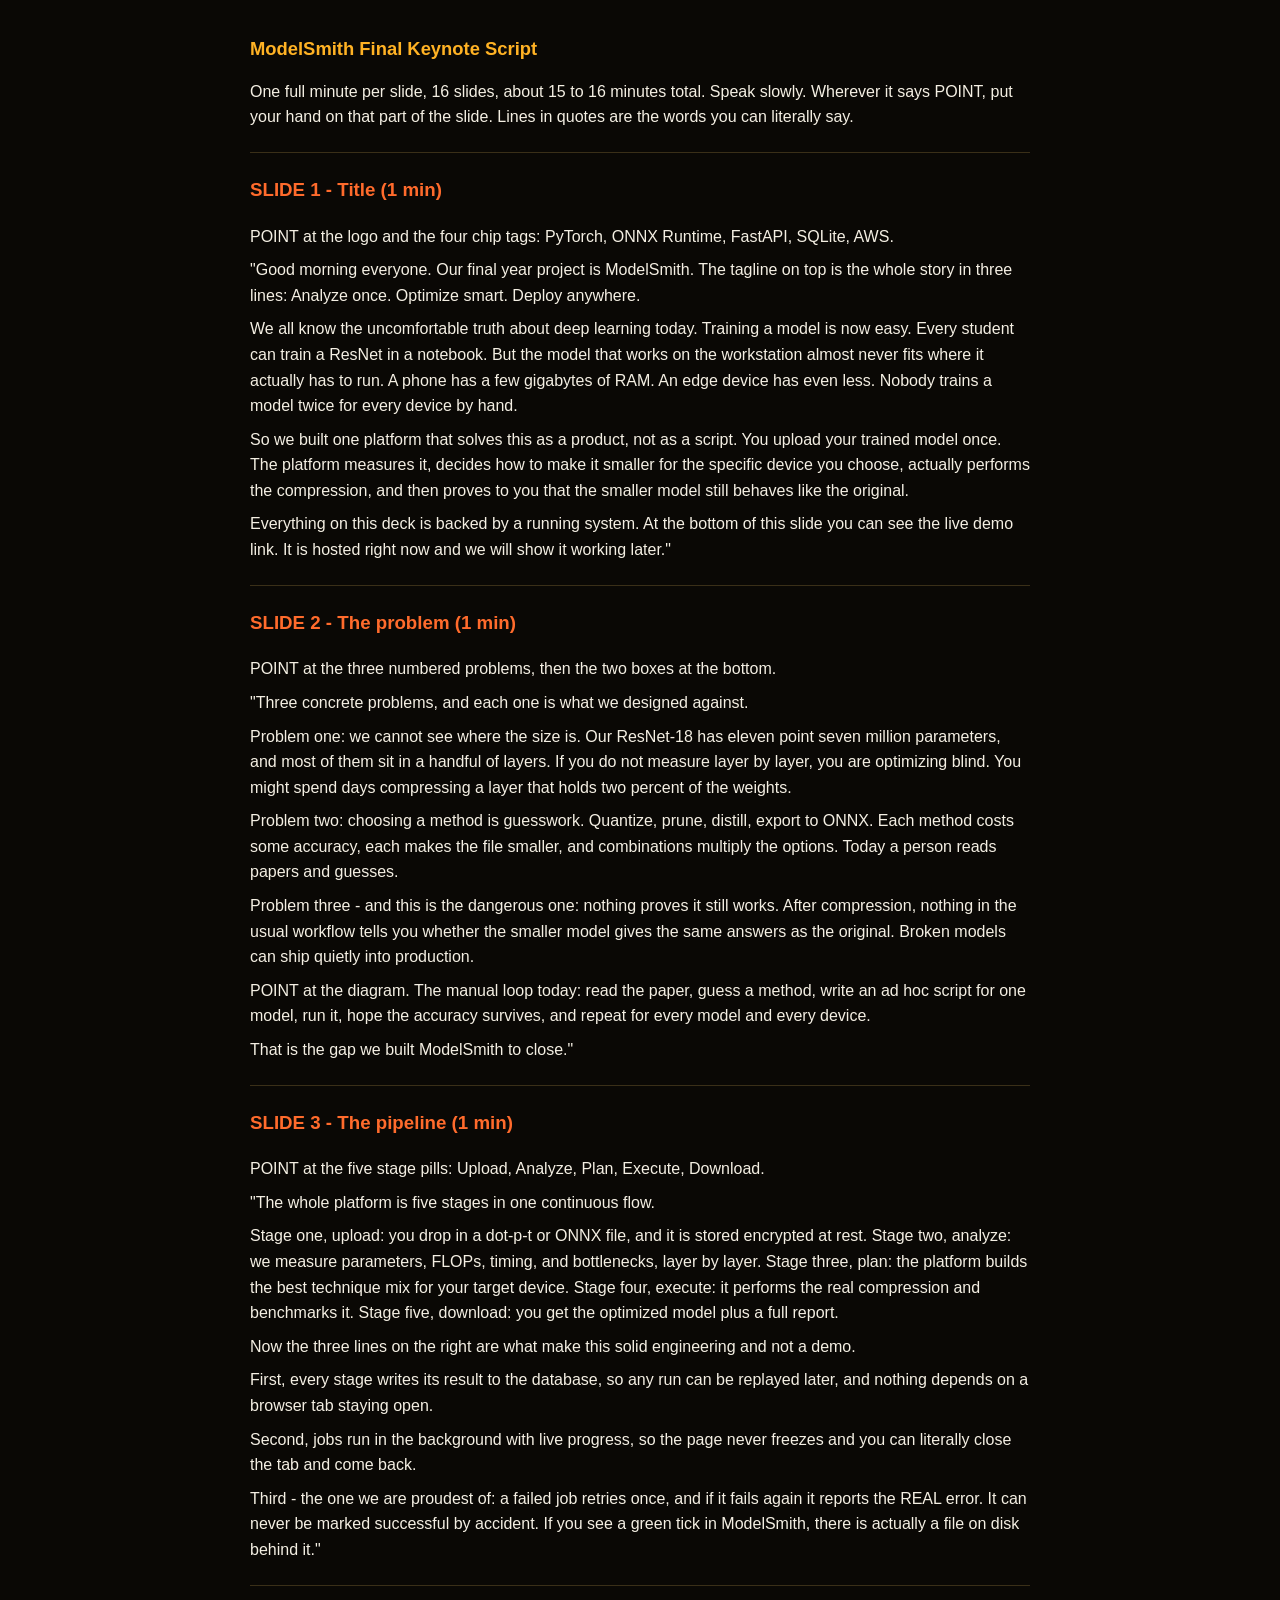
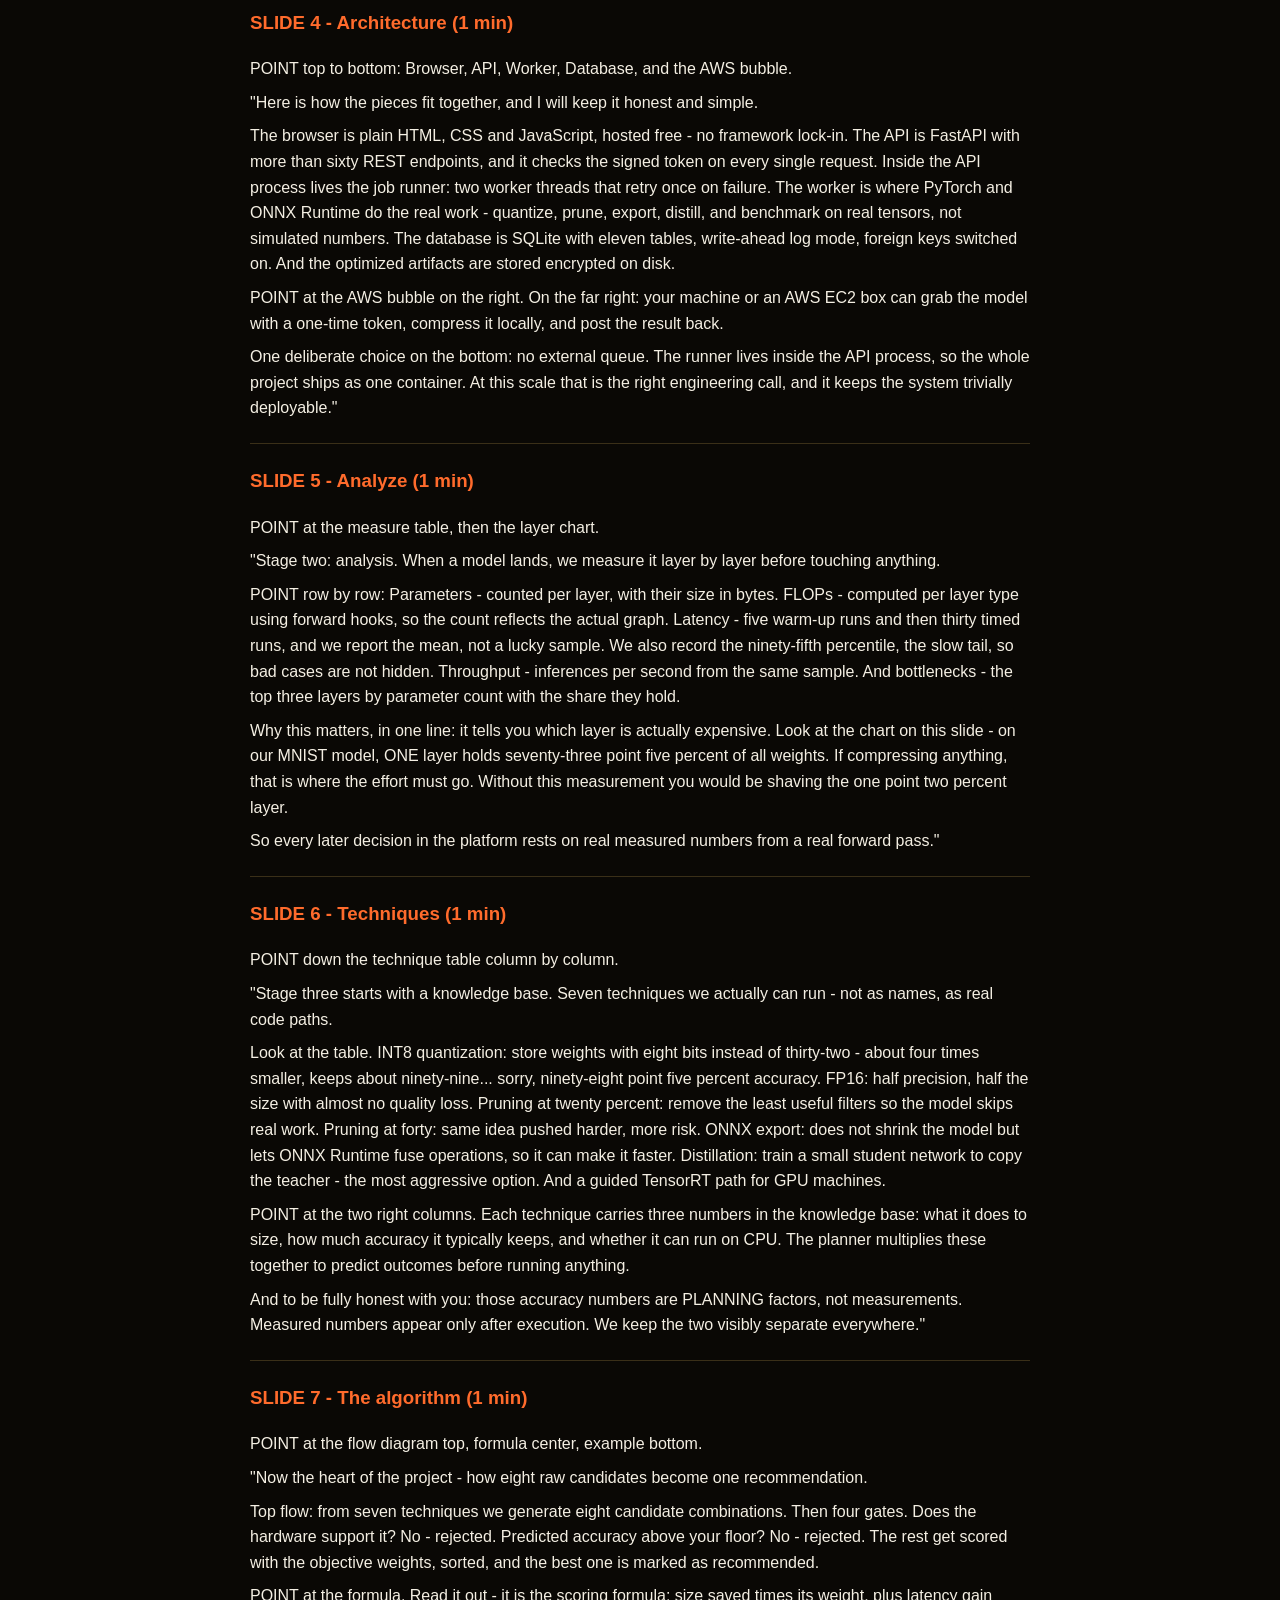
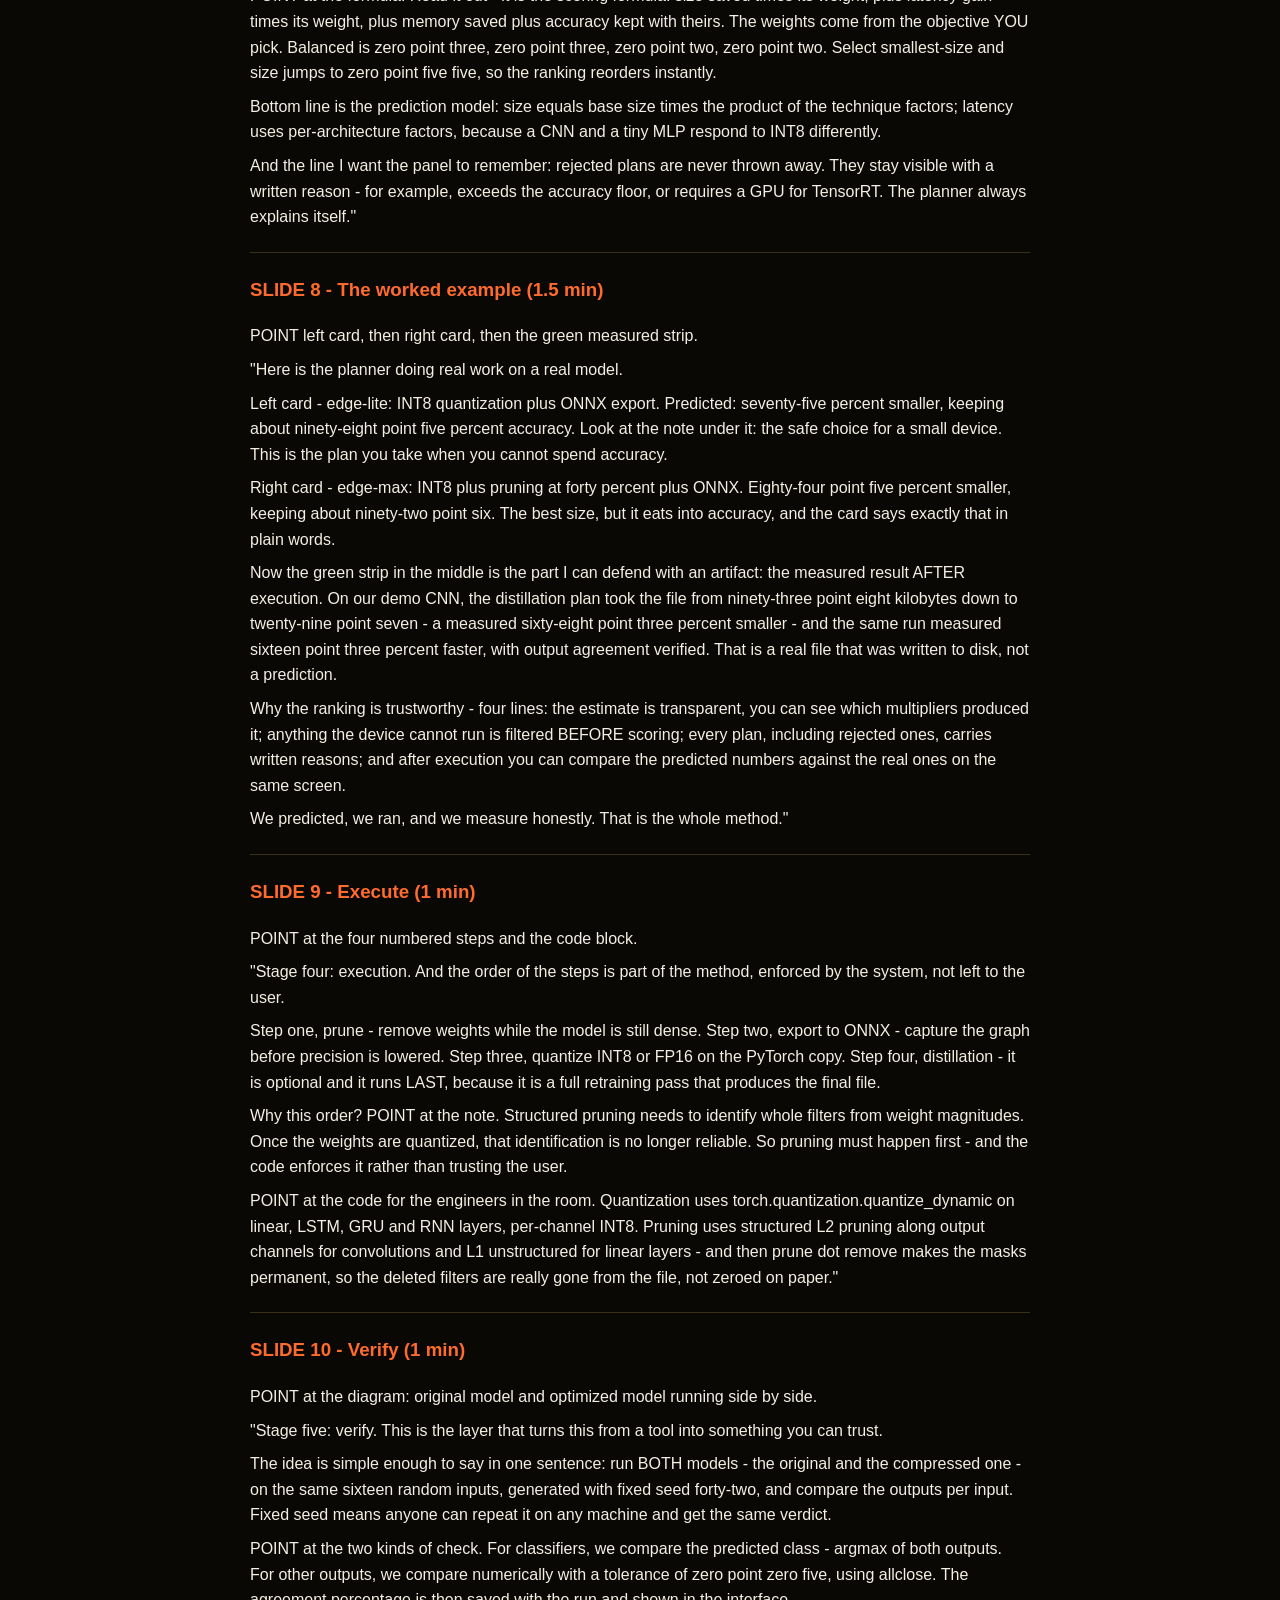
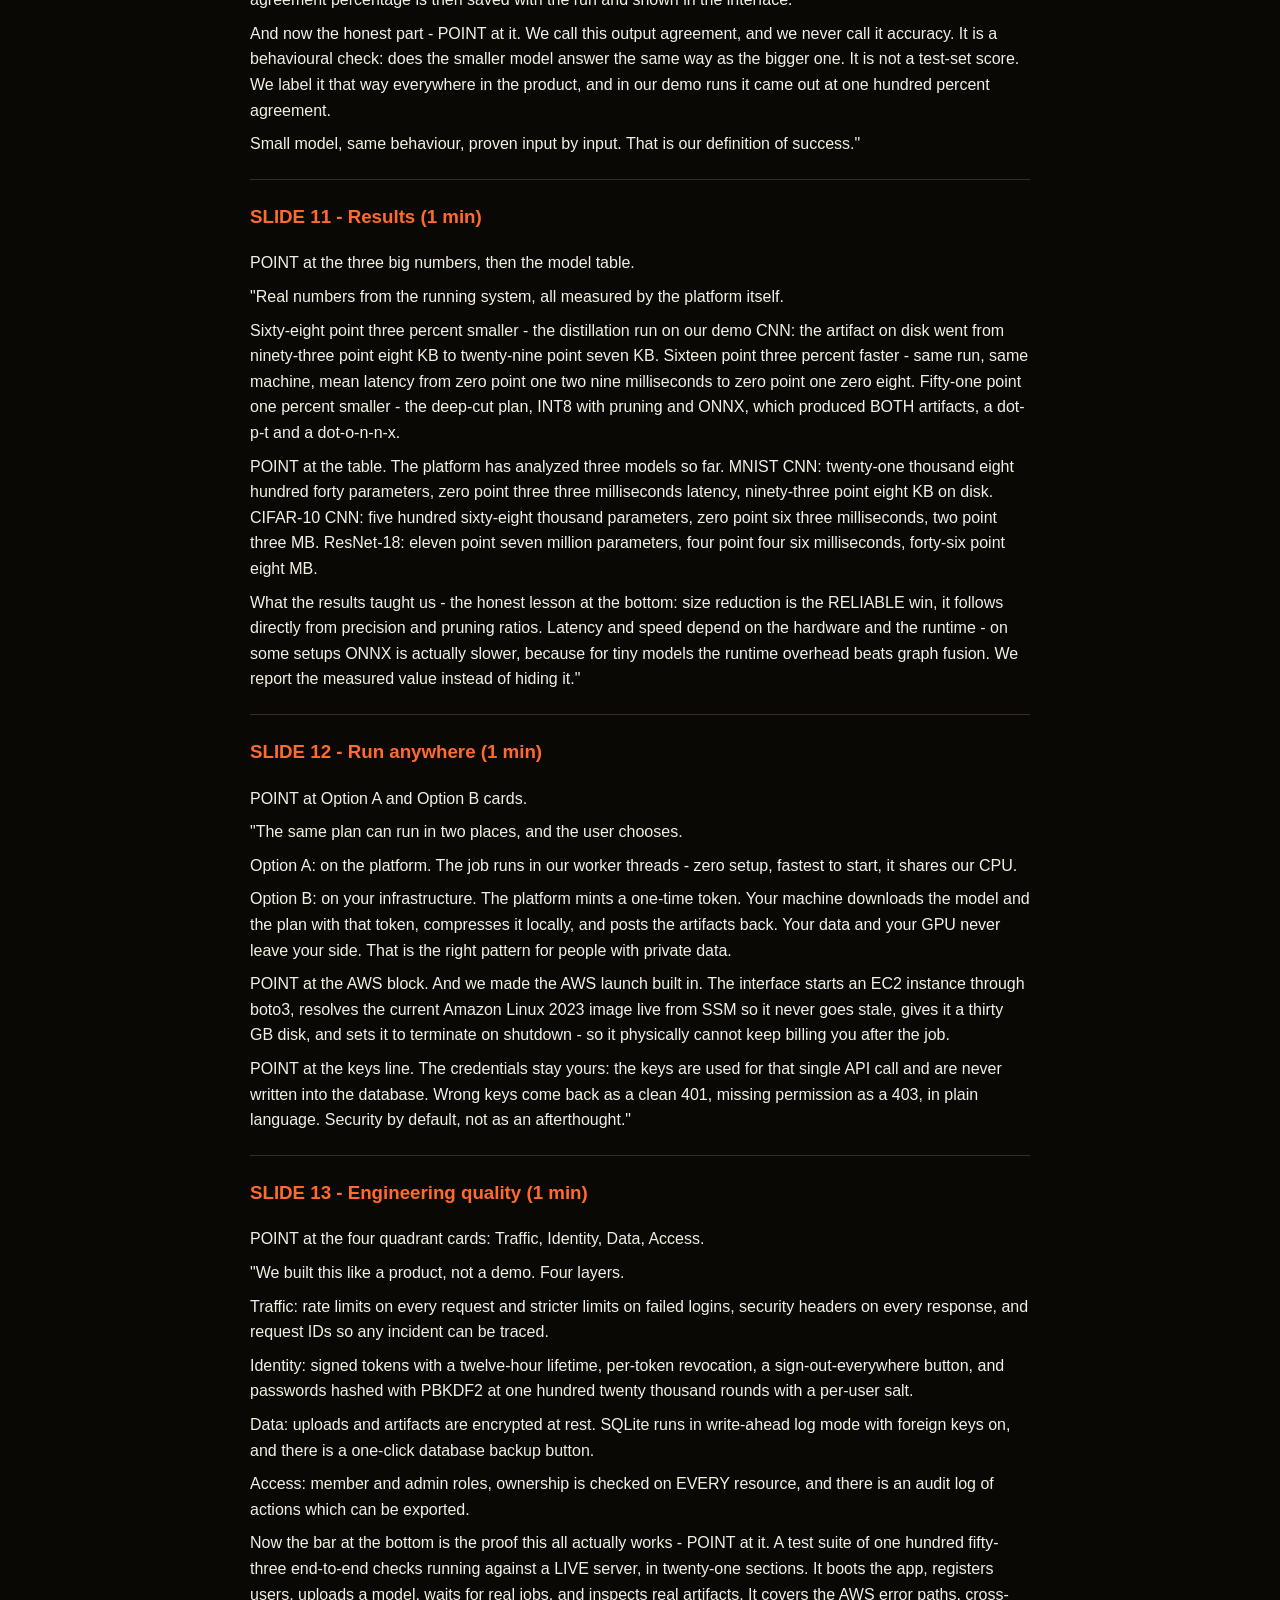
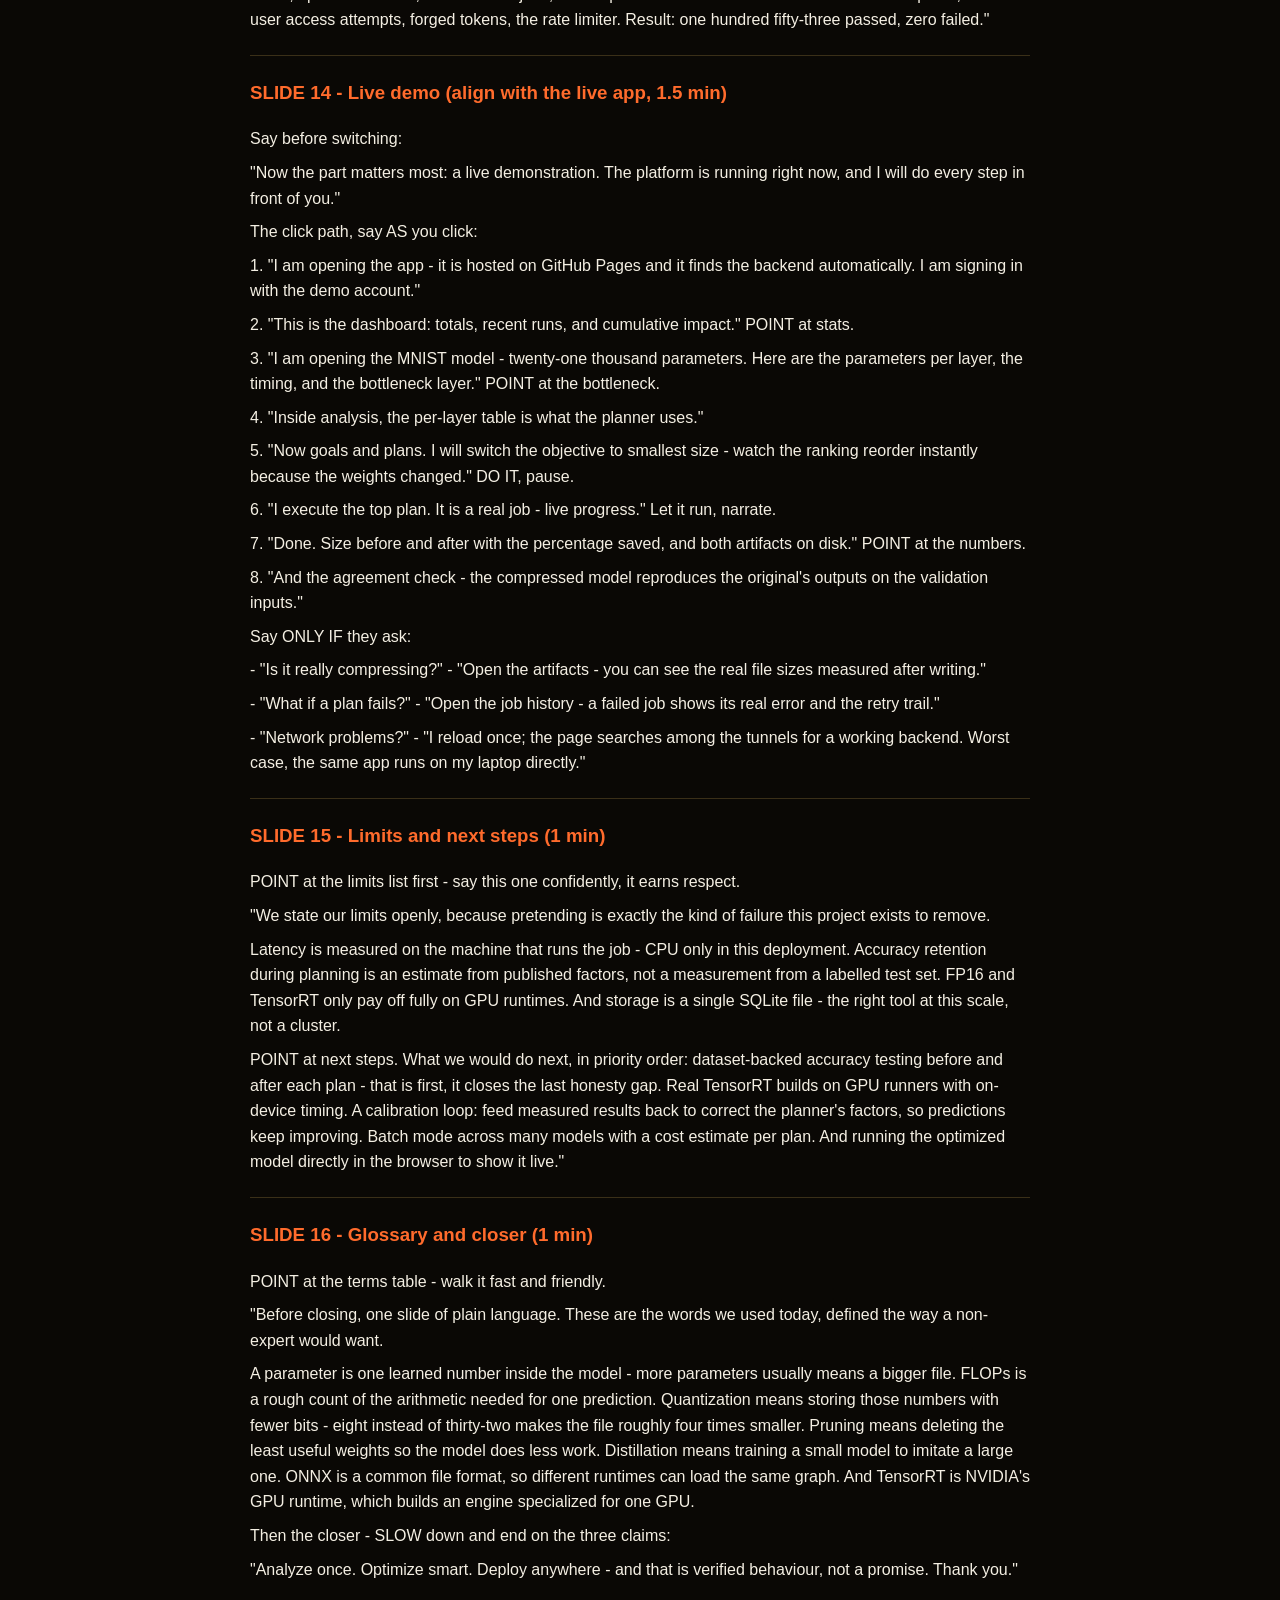
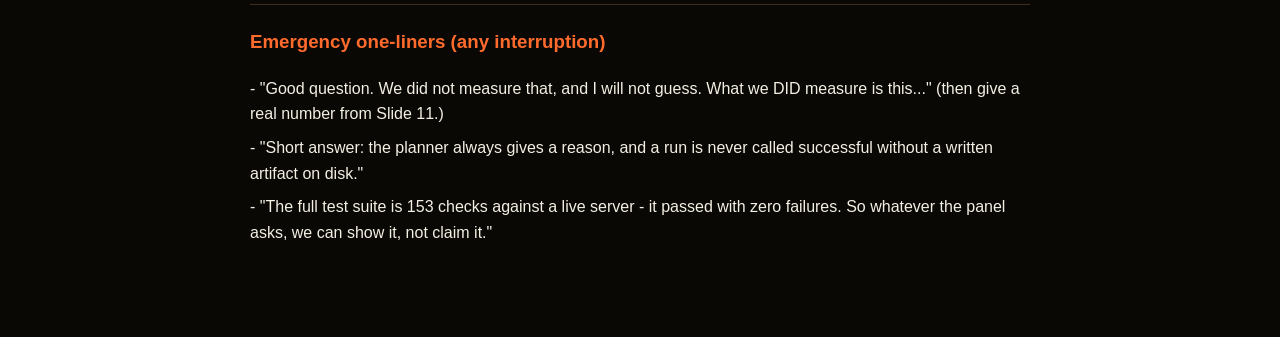
<file: script/index.html>
<!DOCTYPE html><html><head><meta charset="utf-8"><meta name="viewport" content="width=device-width,initial-scale=1"><title>ModelSmith · Slide Script</title><style>body{font-family:-apple-system,Segoe UI,sans-serif;max-width:780px;margin:24px auto;padding:0 18px 60px;background:#0a0805;color:#f4efe3;line-height:1.6}h2{color:#ffb224;margin-top:34px;font-size:1.15em}h3{color:#ff6b2c}.r{font-size:12.5px;color:#ffd27f;background:#161209;padding:3px 10px;border-radius:6px;margin:2px 0;word-break:break-word}hr{border:none;border-top:1px solid #3a2f18;margin:22px 0}p{margin:8px 0}</style></head><body><h2>ModelSmith Final Keynote Script</h2><p>One full minute per slide, 16 slides, about 15 to 16 minutes total. Speak slowly. Wherever it says POINT, put your hand on that part of the slide. Lines in quotes are the words you can literally say.</p><p></p><hr><p></p><h3>SLIDE 1 - Title (1 min)</h3><p>POINT at the logo and the four chip tags: PyTorch, ONNX Runtime, FastAPI, SQLite, AWS.</p><p></p><p>&quot;Good morning everyone. Our final year project is ModelSmith. The tagline on top is the whole story in three lines: Analyze once. Optimize smart. Deploy anywhere.</p><p></p><p>We all know the uncomfortable truth about deep learning today. Training a model is now easy. Every student can train a ResNet in a notebook. But the model that works on the workstation almost never fits where it actually has to run. A phone has a few gigabytes of RAM. An edge device has even less. Nobody trains a model twice for every device by hand.</p><p></p><p>So we built one platform that solves this as a product, not as a script. You upload your trained model once. The platform measures it, decides how to make it smaller for the specific device you choose, actually performs the compression, and then proves to you that the smaller model still behaves like the original.</p><p></p><p>Everything on this deck is backed by a running system. At the bottom of this slide you can see the live demo link. It is hosted right now and we will show it working later.&quot;</p><p></p><hr><p></p><h3>SLIDE 2 - The problem (1 min)</h3><p>POINT at the three numbered problems, then the two boxes at the bottom.</p><p></p><p>&quot;Three concrete problems, and each one is what we designed against.</p><p></p><p>Problem one: we cannot see where the size is. Our ResNet-18 has eleven point seven million parameters, and most of them sit in a handful of layers. If you do not measure layer by layer, you are optimizing blind. You might spend days compressing a layer that holds two percent of the weights.</p><p></p><p>Problem two: choosing a method is guesswork. Quantize, prune, distill, export to ONNX. Each method costs some accuracy, each makes the file smaller, and combinations multiply the options. Today a person reads papers and guesses.</p><p></p><p>Problem three - and this is the dangerous one: nothing proves it still works. After compression, nothing in the usual workflow tells you whether the smaller model gives the same answers as the original. Broken models can ship quietly into production.</p><p></p><p>POINT at the diagram. The manual loop today: read the paper, guess a method, write an ad hoc script for one model, run it, hope the accuracy survives, and repeat for every model and every device.</p><p></p><p>That is the gap we built ModelSmith to close.&quot;</p><p></p><hr><p></p><h3>SLIDE 3 - The pipeline (1 min)</h3><p>POINT at the five stage pills: Upload, Analyze, Plan, Execute, Download.</p><p></p><p>&quot;The whole platform is five stages in one continuous flow.</p><p></p><p>Stage one, upload: you drop in a dot-p-t or ONNX file, and it is stored encrypted at rest. Stage two, analyze: we measure parameters, FLOPs, timing, and bottlenecks, layer by layer. Stage three, plan: the platform builds the best technique mix for your target device. Stage four, execute: it performs the real compression and benchmarks it. Stage five, download: you get the optimized model plus a full report.</p><p></p><p>Now the three lines on the right are what make this solid engineering and not a demo. </p><p></p><p>First, every stage writes its result to the database, so any run can be replayed later, and nothing depends on a browser tab staying open. </p><p></p><p>Second, jobs run in the background with live progress, so the page never freezes and you can literally close the tab and come back. </p><p></p><p>Third - the one we are proudest of: a failed job retries once, and if it fails again it reports the REAL error. It can never be marked successful by accident. If you see a green tick in ModelSmith, there is actually a file on disk behind it.&quot;</p><p></p><hr><p></p><h3>SLIDE 4 - Architecture (1 min)</h3><p>POINT top to bottom: Browser, API, Worker, Database, and the AWS bubble.</p><p></p><p>&quot;Here is how the pieces fit together, and I will keep it honest and simple.</p><p></p><p>The browser is plain HTML, CSS and JavaScript, hosted free - no framework lock-in. The API is FastAPI with more than sixty REST endpoints, and it checks the signed token on every single request. Inside the API process lives the job runner: two worker threads that retry once on failure. The worker is where PyTorch and ONNX Runtime do the real work - quantize, prune, export, distill, and benchmark on real tensors, not simulated numbers. The database is SQLite with eleven tables, write-ahead log mode, foreign keys switched on. And the optimized artifacts are stored encrypted on disk.</p><p></p><p>POINT at the AWS bubble on the right. On the far right: your machine or an AWS EC2 box can grab the model with a one-time token, compress it locally, and post the result back.</p><p></p><p>One deliberate choice on the bottom: no external queue. The runner lives inside the API process, so the whole project ships as one container. At this scale that is the right engineering call, and it keeps the system trivially deployable.&quot;</p><p></p><hr><p></p><h3>SLIDE 5 - Analyze (1 min)</h3><p>POINT at the measure table, then the layer chart.</p><p></p><p>&quot;Stage two: analysis. When a model lands, we measure it layer by layer before touching anything.</p><p></p><p>POINT row by row: Parameters - counted per layer, with their size in bytes. FLOPs - computed per layer type using forward hooks, so the count reflects the actual graph. Latency - five warm-up runs and then thirty timed runs, and we report the mean, not a lucky sample. We also record the ninety-fifth percentile, the slow tail, so bad cases are not hidden. Throughput - inferences per second from the same sample. And bottlenecks - the top three layers by parameter count with the share they hold.</p><p></p><p>Why this matters, in one line: it tells you which layer is actually expensive. Look at the chart on this slide - on our MNIST model, ONE layer holds seventy-three point five percent of all weights. If compressing anything, that is where the effort must go. Without this measurement you would be shaving the one point two percent layer.</p><p></p><p>So every later decision in the platform rests on real measured numbers from a real forward pass.&quot;</p><p></p><hr><p></p><h3>SLIDE 6 - Techniques (1 min)</h3><p>POINT down the technique table column by column.</p><p></p><p>&quot;Stage three starts with a knowledge base. Seven techniques we actually can run - not as names, as real code paths.</p><p></p><p>Look at the table. INT8 quantization: store weights with eight bits instead of thirty-two - about four times smaller, keeps about ninety-nine... sorry, ninety-eight point five percent accuracy. FP16: half precision, half the size with almost no quality loss. Pruning at twenty percent: remove the least useful filters so the model skips real work. Pruning at forty: same idea pushed harder, more risk. ONNX export: does not shrink the model but lets ONNX Runtime fuse operations, so it can make it faster. Distillation: train a small student network to copy the teacher - the most aggressive option. And a guided TensorRT path for GPU machines.</p><p></p><p>POINT at the two right columns. Each technique carries three numbers in the knowledge base: what it does to size, how much accuracy it typically keeps, and whether it can run on CPU. The planner multiplies these together to predict outcomes before running anything.</p><p></p><p>And to be fully honest with you: those accuracy numbers are PLANNING factors, not measurements. Measured numbers appear only after execution. We keep the two visibly separate everywhere.&quot;</p><p></p><hr><p></p><h3>SLIDE 7 - The algorithm (1 min)</h3><p>POINT at the flow diagram top, formula center, example bottom.</p><p></p><p>&quot;Now the heart of the project - how eight raw candidates become one recommendation.</p><p></p><p>Top flow: from seven techniques we generate eight candidate combinations. Then four gates. Does the hardware support it? No - rejected. Predicted accuracy above your floor? No - rejected. The rest get scored with the objective weights, sorted, and the best one is marked as recommended.</p><p></p><p>POINT at the formula. Read it out - it is the scoring formula: size saved times its weight, plus latency gain times its weight, plus memory saved plus accuracy kept with theirs. The weights come from the objective YOU pick. Balanced is zero point three, zero point three, zero point two, zero point two. Select smallest-size and size jumps to zero point five five, so the ranking reorders instantly.</p><p></p><p>Bottom line is the prediction model: size equals base size times the product of the technique factors; latency uses per-architecture factors, because a CNN and a tiny MLP respond to INT8 differently.</p><p></p><p>And the line I want the panel to remember: rejected plans are never thrown away. They stay visible with a written reason - for example, exceeds the accuracy floor, or requires a GPU for TensorRT. The planner always explains itself.&quot;</p><p></p><hr><p></p><h3>SLIDE 8 - The worked example (1.5 min)</h3><p>POINT left card, then right card, then the green measured strip.</p><p></p><p>&quot;Here is the planner doing real work on a real model.</p><p></p><p>Left card - edge-lite: INT8 quantization plus ONNX export. Predicted: seventy-five percent smaller, keeping about ninety-eight point five percent accuracy. Look at the note under it: the safe choice for a small device. This is the plan you take when you cannot spend accuracy.</p><p></p><p>Right card - edge-max: INT8 plus pruning at forty percent plus ONNX. Eighty-four point five percent smaller, keeping about ninety-two point six. The best size, but it eats into accuracy, and the card says exactly that in plain words.</p><p></p><p>Now the green strip in the middle is the part I can defend with an artifact: the measured result AFTER execution. On our demo CNN, the distillation plan took the file from ninety-three point eight kilobytes down to twenty-nine point seven - a measured sixty-eight point three percent smaller - and the same run measured sixteen point three percent faster, with output agreement verified. That is a real file that was written to disk, not a prediction.</p><p></p><p>Why the ranking is trustworthy - four lines: the estimate is transparent, you can see which multipliers produced it; anything the device cannot run is filtered BEFORE scoring; every plan, including rejected ones, carries written reasons; and after execution you can compare the predicted numbers against the real ones on the same screen.</p><p></p><p>We predicted, we ran, and we measure honestly. That is the whole method.&quot;</p><p></p><hr><p></p><h3>SLIDE 9 - Execute (1 min)</h3><p>POINT at the four numbered steps and the code block.</p><p></p><p>&quot;Stage four: execution. And the order of the steps is part of the method, enforced by the system, not left to the user.</p><p></p><p>Step one, prune - remove weights while the model is still dense. Step two, export to ONNX - capture the graph before precision is lowered. Step three, quantize INT8 or FP16 on the PyTorch copy. Step four, distillation - it is optional and it runs LAST, because it is a full retraining pass that produces the final file.</p><p></p><p>Why this order? POINT at the note. Structured pruning needs to identify whole filters from weight magnitudes. Once the weights are quantized, that identification is no longer reliable. So pruning must happen first - and the code enforces it rather than trusting the user.</p><p></p><p>POINT at the code for the engineers in the room. Quantization uses torch.quantization.quantize_dynamic on linear, LSTM, GRU and RNN layers, per-channel INT8. Pruning uses structured L2 pruning along output channels for convolutions and L1 unstructured for linear layers - and then prune dot remove makes the masks permanent, so the deleted filters are really gone from the file, not zeroed on paper.&quot;</p><p></p><hr><p></p><h3>SLIDE 10 - Verify (1 min)</h3><p>POINT at the diagram: original model and optimized model running side by side.</p><p></p><p>&quot;Stage five: verify. This is the layer that turns this from a tool into something you can trust.</p><p></p><p>The idea is simple enough to say in one sentence: run BOTH models - the original and the compressed one - on the same sixteen random inputs, generated with fixed seed forty-two, and compare the outputs per input. Fixed seed means anyone can repeat it on any machine and get the same verdict.</p><p></p><p>POINT at the two kinds of check. For classifiers, we compare the predicted class - argmax of both outputs. For other outputs, we compare numerically with a tolerance of zero point zero five, using allclose. The agreement percentage is then saved with the run and shown in the interface.</p><p></p><p>And now the honest part - POINT at it. We call this output agreement, and we never call it accuracy. It is a behavioural check: does the smaller model answer the same way as the bigger one. It is not a test-set score. We label it that way everywhere in the product, and in our demo runs it came out at one hundred percent agreement.</p><p></p><p>Small model, same behaviour, proven input by input. That is our definition of success.&quot;</p><p></p><hr><p></p><h3>SLIDE 11 - Results (1 min)</h3><p>POINT at the three big numbers, then the model table.</p><p></p><p>&quot;Real numbers from the running system, all measured by the platform itself.</p><p></p><p>Sixty-eight point three percent smaller - the distillation run on our demo CNN: the artifact on disk went from ninety-three point eight KB to twenty-nine point seven KB. Sixteen point three percent faster - same run, same machine, mean latency from zero point one two nine milliseconds to zero point one zero eight. Fifty-one point one percent smaller - the deep-cut plan, INT8 with pruning and ONNX, which produced BOTH artifacts, a dot-p-t and a dot-o-n-n-x.</p><p></p><p>POINT at the table. The platform has analyzed three models so far. MNIST CNN: twenty-one thousand eight hundred forty parameters, zero point three three milliseconds latency, ninety-three point eight KB on disk. CIFAR-10 CNN: five hundred sixty-eight thousand parameters, zero point six three milliseconds, two point three MB. ResNet-18: eleven point seven million parameters, four point four six milliseconds, forty-six point eight MB.</p><p></p><p>What the results taught us - the honest lesson at the bottom: size reduction is the RELIABLE win, it follows directly from precision and pruning ratios. Latency and speed depend on the hardware and the runtime - on some setups ONNX is actually slower, because for tiny models the runtime overhead beats graph fusion. We report the measured value instead of hiding it.&quot;</p><p></p><hr><p></p><h3>SLIDE 12 - Run anywhere (1 min)</h3><p>POINT at Option A and Option B cards.</p><p></p><p>&quot;The same plan can run in two places, and the user chooses.</p><p></p><p>Option A: on the platform. The job runs in our worker threads - zero setup, fastest to start, it shares our CPU.</p><p></p><p>Option B: on your infrastructure. The platform mints a one-time token. Your machine downloads the model and the plan with that token, compresses it locally, and posts the artifacts back. Your data and your GPU never leave your side. That is the right pattern for people with private data.</p><p></p><p>POINT at the AWS block. And we made the AWS launch built in. The interface starts an EC2 instance through boto3, resolves the current Amazon Linux 2023 image live from SSM so it never goes stale, gives it a thirty GB disk, and sets it to terminate on shutdown - so it physically cannot keep billing you after the job.</p><p></p><p>POINT at the keys line. The credentials stay yours: the keys are used for that single API call and are never written into the database. Wrong keys come back as a clean 401, missing permission as a 403, in plain language. Security by default, not as an afterthought.&quot;</p><p></p><hr><p></p><h3>SLIDE 13 - Engineering quality (1 min)</h3><p>POINT at the four quadrant cards: Traffic, Identity, Data, Access.</p><p></p><p>&quot;We built this like a product, not a demo. Four layers.</p><p></p><p>Traffic: rate limits on every request and stricter limits on failed logins, security headers on every response, and request IDs so any incident can be traced.</p><p></p><p>Identity: signed tokens with a twelve-hour lifetime, per-token revocation, a sign-out-everywhere button, and passwords hashed with PBKDF2 at one hundred twenty thousand rounds with a per-user salt.</p><p></p><p>Data: uploads and artifacts are encrypted at rest. SQLite runs in write-ahead log mode with foreign keys on, and there is a one-click database backup button.</p><p></p><p>Access: member and admin roles, ownership is checked on EVERY resource, and there is an audit log of actions which can be exported.</p><p></p><p>Now the bar at the bottom is the proof this all actually works - POINT at it. A test suite of one hundred fifty-three end-to-end checks running against a LIVE server, in twenty-one sections. It boots the app, registers users, uploads a model, waits for real jobs, and inspects real artifacts. It covers the AWS error paths, cross-user access attempts, forged tokens, the rate limiter. Result: one hundred fifty-three passed, zero failed.&quot;</p><p></p><hr><p></p><h3>SLIDE 14 - Live demo (align with the live app, 1.5 min)</h3><p>Say before switching:</p><p></p><p>&quot;Now the part matters most: a live demonstration. The platform is running right now, and I will do every step in front of you.&quot;</p><p></p><p>The click path, say AS you click:</p><p>1. &quot;I am opening the app - it is hosted on GitHub Pages and it finds the backend automatically. I am signing in with the demo account.&quot;</p><p>2. &quot;This is the dashboard: totals, recent runs, and cumulative impact.&quot; POINT at stats.</p><p>3. &quot;I am opening the MNIST model - twenty-one thousand parameters. Here are the parameters per layer, the timing, and the bottleneck layer.&quot; POINT at the bottleneck.</p><p>4. &quot;Inside analysis, the per-layer table is what the planner uses.&quot;</p><p>5. &quot;Now goals and plans. I will switch the objective to smallest size - watch the ranking reorder instantly because the weights changed.&quot; DO IT, pause.</p><p>6. &quot;I execute the top plan. It is a real job - live progress.&quot; Let it run, narrate.</p><p>7. &quot;Done. Size before and after with the percentage saved, and both artifacts on disk.&quot; POINT at the numbers.</p><p>8. &quot;And the agreement check - the compressed model reproduces the original&#x27;s outputs on the validation inputs.&quot;</p><p></p><p>Say ONLY IF they ask:</p><p>- &quot;Is it really compressing?&quot; - &quot;Open the artifacts - you can see the real file sizes measured after writing.&quot;</p><p>- &quot;What if a plan fails?&quot; - &quot;Open the job history - a failed job shows its real error and the retry trail.&quot;</p><p>- &quot;Network problems?&quot; - &quot;I reload once; the page searches among the tunnels for a working backend. Worst case, the same app runs on my laptop directly.&quot;</p><p></p><hr><p></p><h3>SLIDE 15 - Limits and next steps (1 min)</h3><p>POINT at the limits list first - say this one confidently, it earns respect.</p><p></p><p>&quot;We state our limits openly, because pretending is exactly the kind of failure this project exists to remove.</p><p></p><p>Latency is measured on the machine that runs the job - CPU only in this deployment. Accuracy retention during planning is an estimate from published factors, not a measurement from a labelled test set. FP16 and TensorRT only pay off fully on GPU runtimes. And storage is a single SQLite file - the right tool at this scale, not a cluster.</p><p></p><p>POINT at next steps. What we would do next, in priority order: dataset-backed accuracy testing before and after each plan - that is first, it closes the last honesty gap. Real TensorRT builds on GPU runners with on-device timing. A calibration loop: feed measured results back to correct the planner&#x27;s factors, so predictions keep improving. Batch mode across many models with a cost estimate per plan. And running the optimized model directly in the browser to show it live.&quot;</p><p></p><hr><p></p><h3>SLIDE 16 - Glossary and closer (1 min)</h3><p>POINT at the terms table - walk it fast and friendly.</p><p></p><p>&quot;Before closing, one slide of plain language. These are the words we used today, defined the way a non-expert would want.</p><p></p><p>A parameter is one learned number inside the model - more parameters usually means a bigger file. FLOPs is a rough count of the arithmetic needed for one prediction. Quantization means storing those numbers with fewer bits - eight instead of thirty-two makes the file roughly four times smaller. Pruning means deleting the least useful weights so the model does less work. Distillation means training a small model to imitate a large one. ONNX is a common file format, so different runtimes can load the same graph. And TensorRT is NVIDIA&#x27;s GPU runtime, which builds an engine specialized for one GPU.</p><p></p><p>Then the closer - SLOW down and end on the three claims:</p><p></p><p>&quot;Analyze once. Optimize smart. Deploy anywhere - and that is verified behaviour, not a promise. Thank you.&quot;</p><p></p><hr><p></p><h3>Emergency one-liners (any interruption)</h3><p>- &quot;Good question. We did not measure that, and I will not guess. What we DID measure is this...&quot; (then give a real number from Slide 11.)</p><p>- &quot;Short answer: the planner always gives a reason, and a run is never called successful without a written artifact on disk.&quot;</p><p>- &quot;The full test suite is 153 checks against a live server - it passed with zero failures. So whatever the panel asks, we can show it, not claim it.&quot;</p><p></p></body></html>
</file>
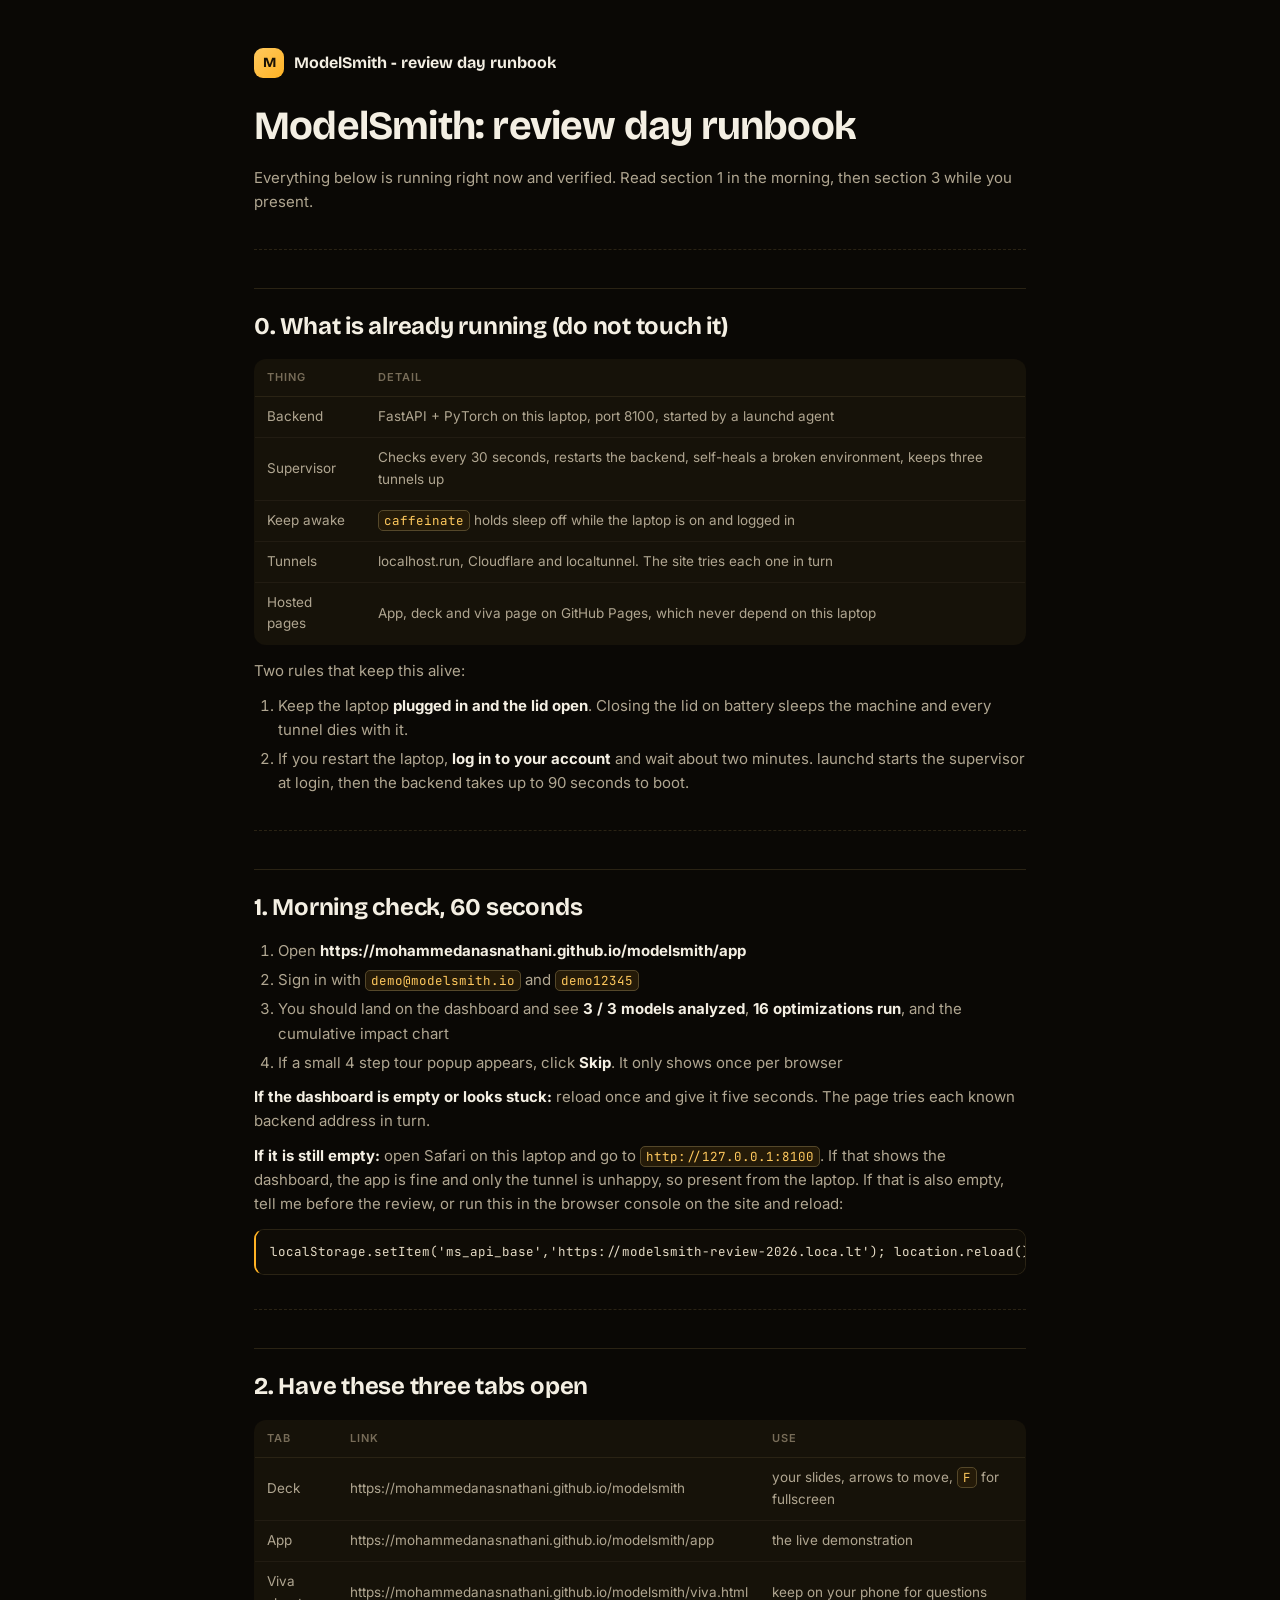
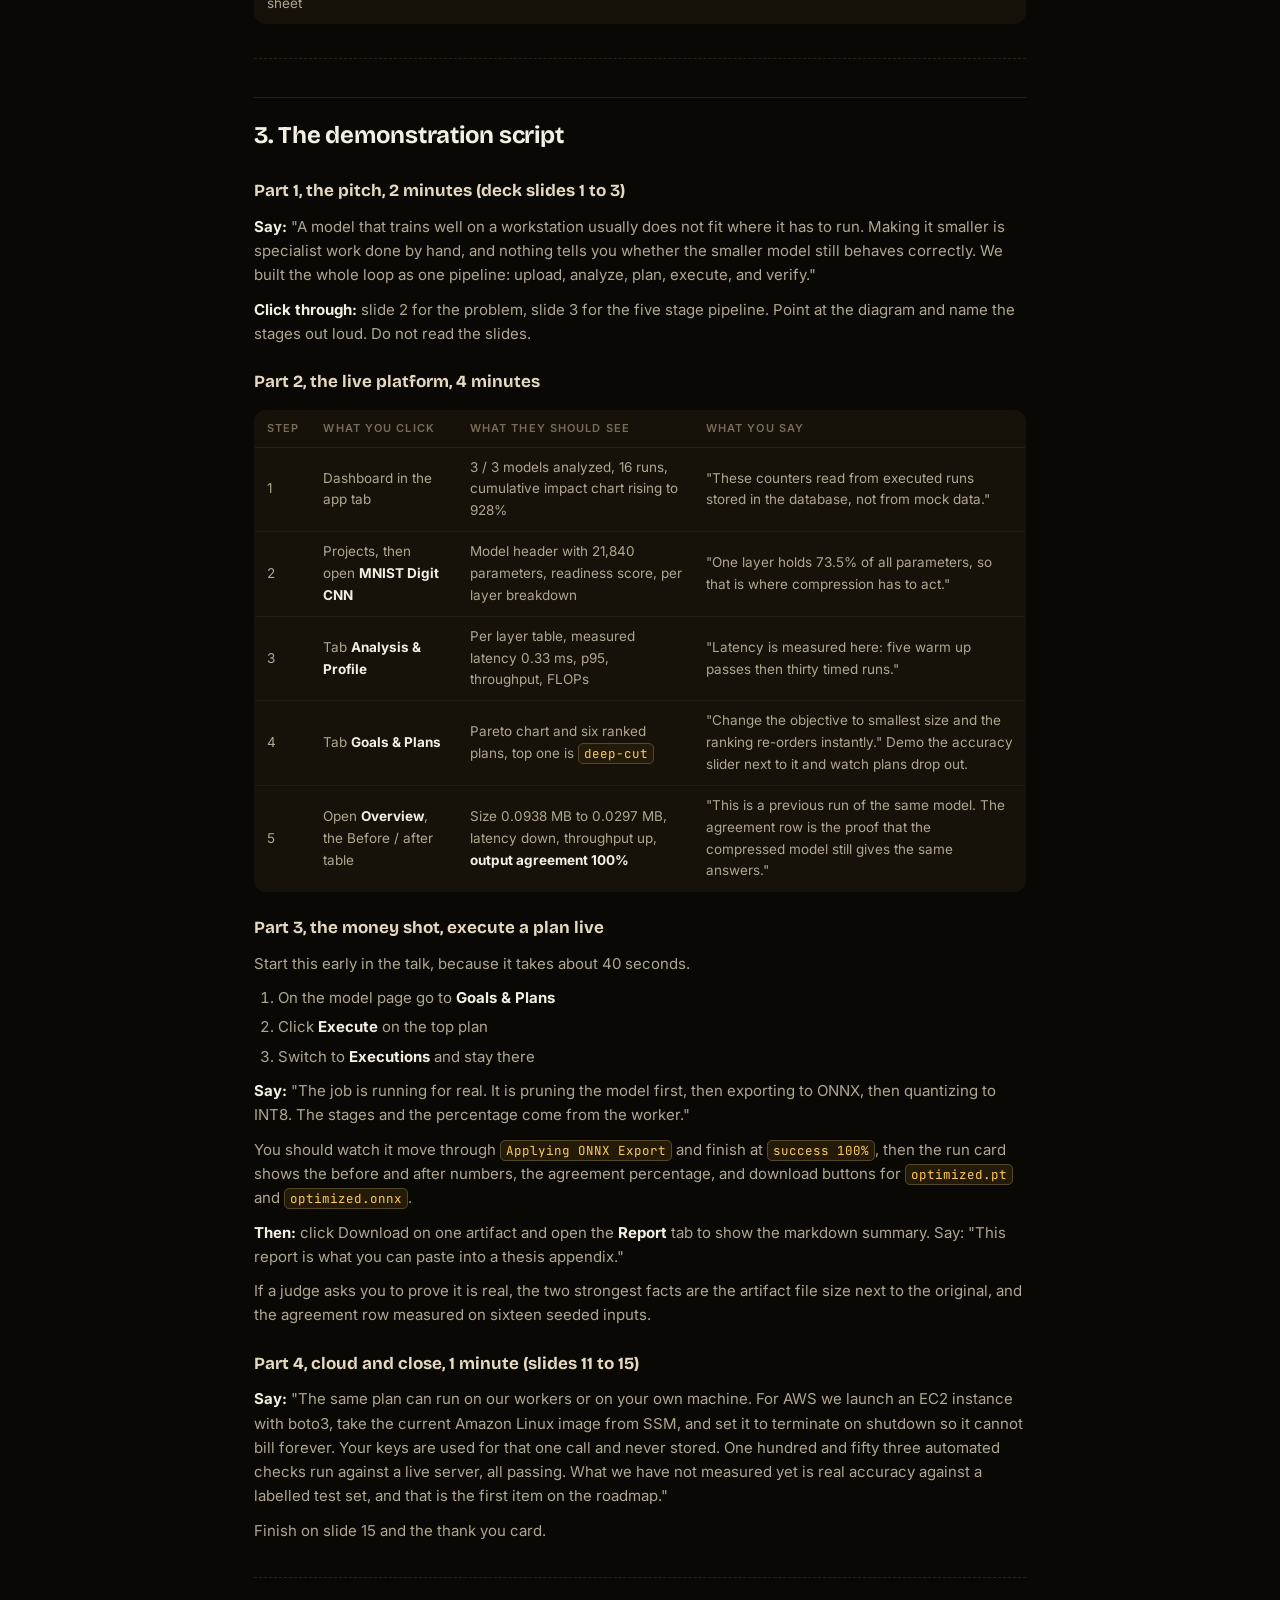
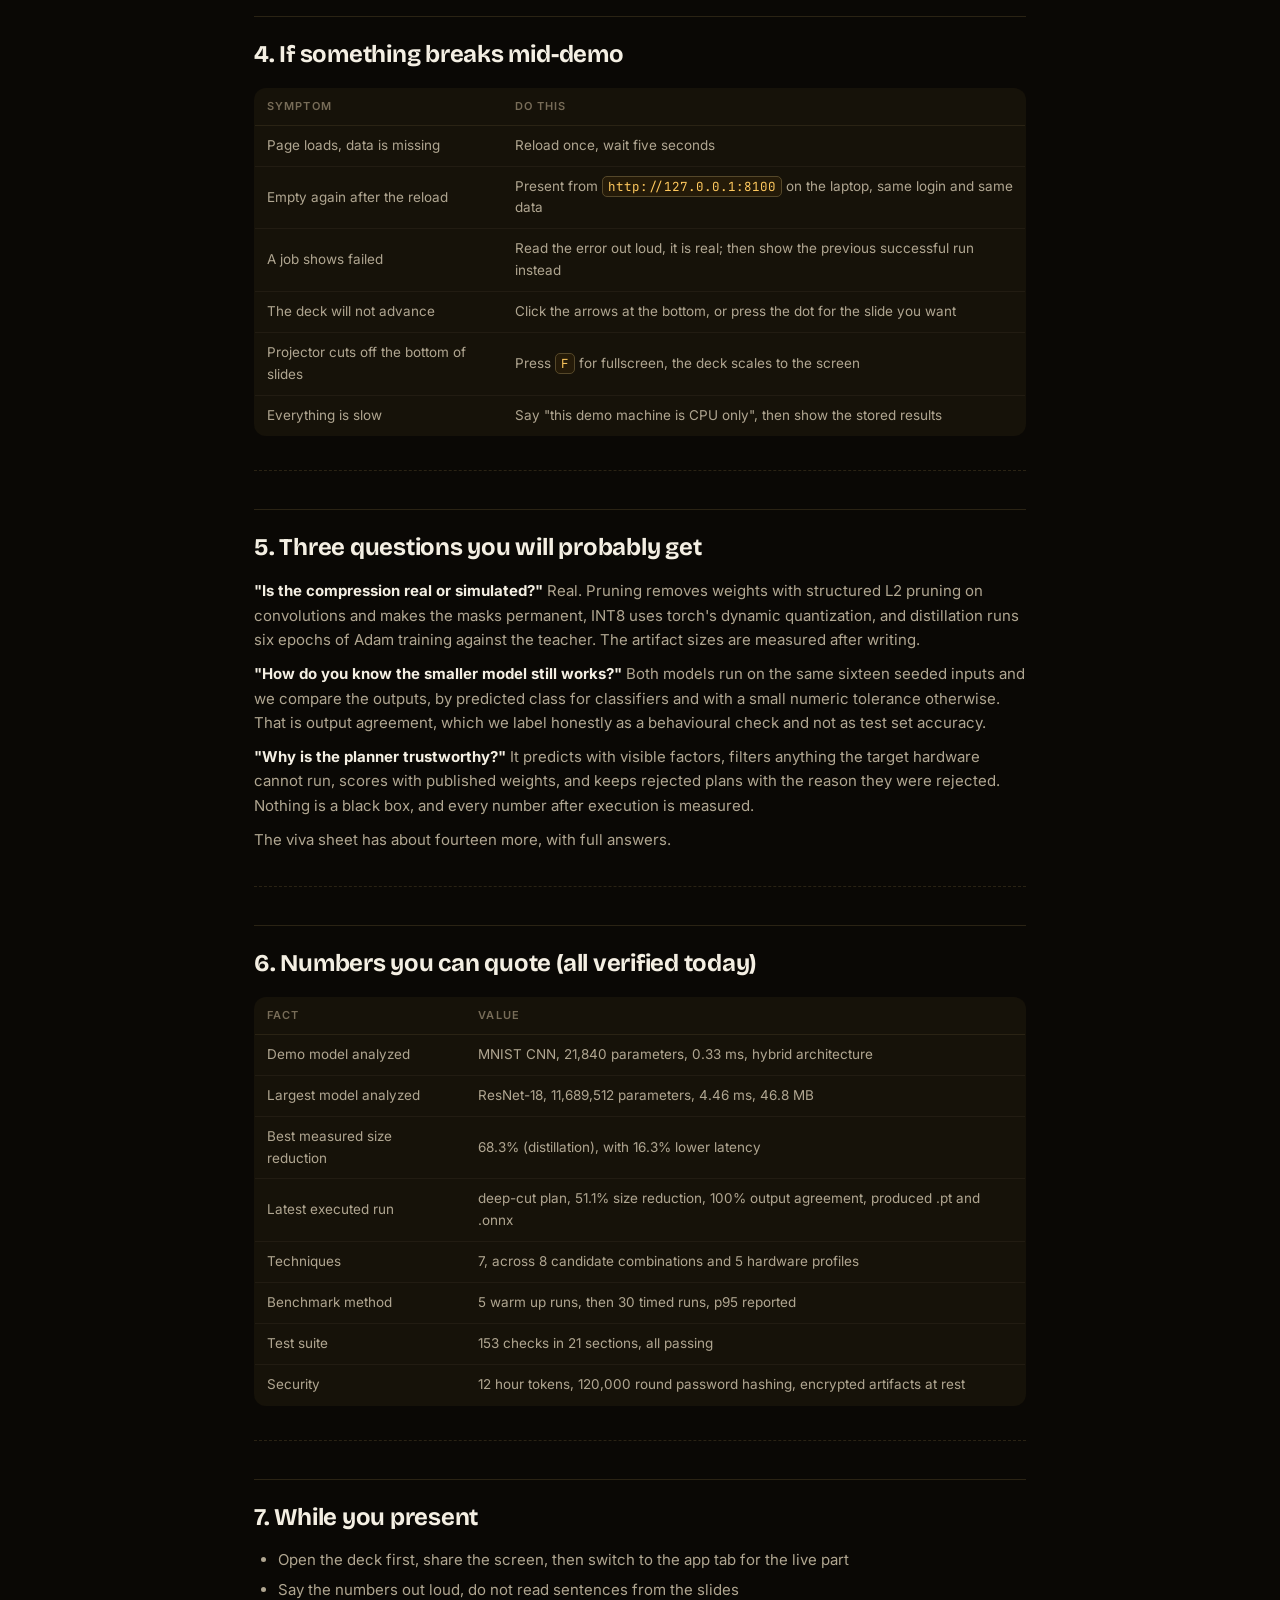
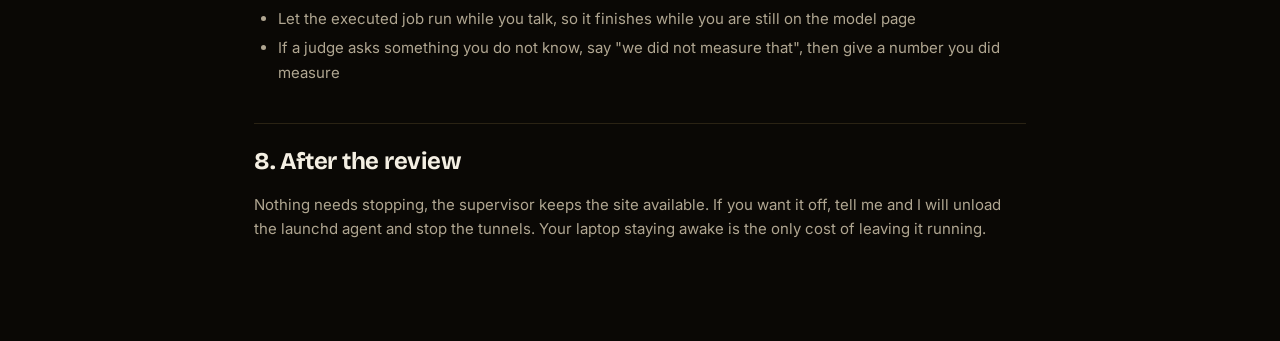
<file: runbook.html>
<!DOCTYPE html>
<html lang="en"><head><meta charset="utf-8">
<meta name="viewport" content="width=device-width, initial-scale=1">
<title>ModelSmith - Viva preparation</title>
<link rel="preconnect" href="https://fonts.googleapis.com">
<link href="https://fonts.googleapis.com/css2?family=Bricolage+Grotesque:opsz,wght@12..96,400..800&family=Instrument+Serif:ital@0;1&family=Inter:wght@400;500;600;700&family=JetBrains+Mono:wght@400;500&display=swap" rel="stylesheet">
<style>
:root{
  --bg:#0a0805; --paper:#161209; --paper2:#1d1710; --line:#2a2314; --line2:#3d341f;
  --ink:#f4efe3; --dim:#b0a691; --faint:#776c58; --accent:#ffb224; --accent2:#ffc95e; --ember:#ff6b2c;
}
*{box-sizing:border-box}
body{margin:0;background:var(--bg);color:var(--ink);font-family:Inter,system-ui,sans-serif;line-height:1.62;
  background-image:radial-gradient(1200px 620px at 82% -12%,rgba(255,178,36,.10),transparent 58%),
                   radial-gradient(900px 520px at -8% 108%,rgba(255,107,44,.07),transparent 58%)}
.wrap{max-width:820px;margin:0 auto;padding:48px 24px 90px}
h1{font-family:"Bricolage Grotesque",Inter,sans-serif;font-size:40px;line-height:1.1;letter-spacing:-.02em;margin:0 0 18px}
h2{font-family:"Bricolage Grotesque",Inter,sans-serif;font-size:24px;letter-spacing:-.01em;margin:38px 0 12px;
  padding-top:18px;border-top:1px solid var(--line)}
h3{font-family:"Bricolage Grotesque",Inter,sans-serif;font-size:17px;margin:22px 0 8px;color:#e5d9c0}
p{margin:10px 0;font-size:15px;color:var(--dim)}
strong{color:var(--ink)}
code{font-family:"JetBrains Mono",monospace;font-size:12.5px;background:#241a08;border:1px solid #55482a;
  border-radius:5px;padding:1px 5px;color:var(--accent2)}
pre{background:#0f0c06;border:1px solid var(--line);border-left:2px solid var(--accent);border-radius:10px;
  padding:12px 14px;font-family:"JetBrains Mono",monospace;font-size:12.5px;color:#e6dcc6;overflow-x:auto}
ul,ol{margin:10px 0 10px 4px;padding-left:20px;font-size:15px;color:var(--dim)}
li{margin:5px 0}
table{width:100%;border-collapse:collapse;margin:14px 0;background:var(--paper);border:1px solid var(--line);border-radius:12px;overflow:hidden}
th{text-align:left;font-size:11px;letter-spacing:.1em;text-transform:uppercase;color:var(--faint);
  padding:9px 12px;border-bottom:1px solid var(--line);font-weight:600}
td{padding:9px 12px;border-bottom:1px solid #221c12;font-size:13.5px;color:var(--dim)}
tr:last-child td{border-bottom:none}
hr{border:0;border-top:1px dashed var(--line);margin:34px 0}
.brand{display:flex;align-items:center;gap:10px;margin-bottom:26px;font-family:"Bricolage Grotesque",Inter,sans-serif;font-weight:700}
.mk{width:30px;height:30px;border-radius:9px;background:linear-gradient(135deg,#ffc95e,#ffb224);display:grid;place-items:center;color:#1a1206;font-size:14px;font-weight:800}
@media print{
  :root{--bg:#ffffff;--paper:#fffdf8;--line:#e2d8c4;--line2:#d0c3a8;--ink:#241d10;--dim:#5b5347;--faint:#98876c;--accent:#c77800;--accent2:#9a5f00;--ember:#d95b1e}
  body{background:#fff;background-image:none}
  h3{color:#3a3226}
  code{background:#fff6e4;border-color:#eedfbe;color:#9a5f00}
  td{border-bottom-color:#f0e9d9}
  .wrap{padding:0 0 20px}
  h2{page-break-after:avoid}
  table{page-break-inside:avoid}
}
</style></head>
<body><div class="wrap">
<div class="brand"><div class="mk">M</div> ModelSmith - review day runbook</div>
<h1>ModelSmith: review day runbook</h1>
<p>Everything below is running right now and verified. Read section 1 in the morning, then section 3 while you present.</p>
<hr>
<h2>0. What is already running (do not touch it)</h2>
<table>
<tr><th>Thing</th><th>Detail</th></tr>
<tr><td>Backend</td><td>FastAPI + PyTorch on this laptop, port 8100, started by a launchd agent</td></tr>
<tr><td>Supervisor</td><td>Checks every 30 seconds, restarts the backend, self-heals a broken environment, keeps three tunnels up</td></tr>
<tr><td>Keep awake</td><td><code>caffeinate</code> holds sleep off while the laptop is on and logged in</td></tr>
<tr><td>Tunnels</td><td>localhost.run, Cloudflare and localtunnel. The site tries each one in turn</td></tr>
<tr><td>Hosted pages</td><td>App, deck and viva page on GitHub Pages, which never depend on this laptop</td></tr>
</table>
<p>Two rules that keep this alive:</p>
<ol><li>Keep the laptop <strong>plugged in and the lid open</strong>. Closing the lid on battery sleeps the machine and every tunnel dies with it.</li><li>If you restart the laptop, <strong>log in to your account</strong> and wait about two minutes. launchd starts the supervisor at login, then the backend takes up to 90 seconds to boot.</li></ol>
<hr>
<h2>1. Morning check, 60 seconds</h2>
<ol><li>Open <strong>https://mohammedanasnathani.github.io/modelsmith/app</strong></li><li>Sign in with <code>demo@modelsmith.io</code> and <code>demo12345</code></li><li>You should land on the dashboard and see <strong>3 / 3 models analyzed</strong>, <strong>16 optimizations run</strong>, and the cumulative impact chart</li><li>If a small 4 step tour popup appears, click <strong>Skip</strong>. It only shows once per browser</li></ol>
<p><strong>If the dashboard is empty or looks stuck:</strong> reload once and give it five seconds. The page tries each known backend address in turn.</p>
<p><strong>If it is still empty:</strong> open Safari on this laptop and go to <code>http://127.0.0.1:8100</code>. If that shows the dashboard, the app is fine and only the tunnel is unhappy, so present from the laptop. If that is also empty, tell me before the review, or run this in the browser console on the site and reload:</p>
<pre>localStorage.setItem(&#x27;ms_api_base&#x27;,&#x27;https://modelsmith-review-2026.loca.lt&#x27;); location.reload()</pre>
<hr>
<h2>2. Have these three tabs open</h2>
<table>
<tr><th>Tab</th><th>Link</th><th>Use</th></tr>
<tr><td>Deck</td><td>https://mohammedanasnathani.github.io/modelsmith</td><td>your slides, arrows to move, <code>F</code> for fullscreen</td></tr>
<tr><td>App</td><td>https://mohammedanasnathani.github.io/modelsmith/app</td><td>the live demonstration</td></tr>
<tr><td>Viva sheet</td><td>https://mohammedanasnathani.github.io/modelsmith/viva.html</td><td>keep on your phone for questions</td></tr>
</table>
<hr>
<h2>3. The demonstration script</h2>
<h3>Part 1, the pitch, 2 minutes (deck slides 1 to 3)</h3>
<p><strong>Say:</strong> &quot;A model that trains well on a workstation usually does not fit where it has to run. Making it smaller is specialist work done by hand, and nothing tells you whether the smaller model still behaves correctly. We built the whole loop as one pipeline: upload, analyze, plan, execute, and verify.&quot;</p>
<p><strong>Click through:</strong> slide 2 for the problem, slide 3 for the five stage pipeline. Point at the diagram and name the stages out loud. Do not read the slides.</p>
<h3>Part 2, the live platform, 4 minutes</h3>
<table>
<tr><th>Step</th><th>What you click</th><th>What they should see</th><th>What you say</th></tr>
<tr><td>1</td><td>Dashboard in the app tab</td><td>3 / 3 models analyzed, 16 runs, cumulative impact chart rising to 928%</td><td>&quot;These counters read from executed runs stored in the database, not from mock data.&quot;</td></tr>
<tr><td>2</td><td>Projects, then open <strong>MNIST Digit CNN</strong></td><td>Model header with 21,840 parameters, readiness score, per layer breakdown</td><td>&quot;One layer holds 73.5% of all parameters, so that is where compression has to act.&quot;</td></tr>
<tr><td>3</td><td>Tab <strong>Analysis &amp; Profile</strong></td><td>Per layer table, measured latency 0.33 ms, p95, throughput, FLOPs</td><td>&quot;Latency is measured here: five warm up passes then thirty timed runs.&quot;</td></tr>
<tr><td>4</td><td>Tab <strong>Goals &amp; Plans</strong></td><td>Pareto chart and six ranked plans, top one is <code>deep-cut</code></td><td>&quot;Change the objective to smallest size and the ranking re-orders instantly.&quot; Demo the accuracy slider next to it and watch plans drop out.</td></tr>
<tr><td>5</td><td>Open <strong>Overview</strong>, the Before / after table</td><td>Size 0.0938 MB to 0.0297 MB, latency down, throughput up, <strong>output agreement 100%</strong></td><td>&quot;This is a previous run of the same model. The agreement row is the proof that the compressed model still gives the same answers.&quot;</td></tr>
</table>
<h3>Part 3, the money shot, execute a plan live</h3>
<p>Start this early in the talk, because it takes about 40 seconds.</p>
<ol><li>On the model page go to <strong>Goals &amp; Plans</strong></li><li>Click <strong>Execute</strong> on the top plan</li><li>Switch to <strong>Executions</strong> and stay there</li></ol>
<p><strong>Say:</strong> &quot;The job is running for real. It is pruning the model first, then exporting to ONNX, then quantizing to INT8. The stages and the percentage come from the worker.&quot;</p>
<p>You should watch it move through <code>Applying ONNX Export</code> and finish at <code>success 100%</code>, then the run card shows the before and after numbers, the agreement percentage, and download buttons for <code>optimized.pt</code> and <code>optimized.onnx</code>.</p>
<p><strong>Then:</strong> click Download on one artifact and open the <strong>Report</strong> tab to show the markdown summary. Say: &quot;This report is what you can paste into a thesis appendix.&quot;</p>
<p>If a judge asks you to prove it is real, the two strongest facts are the artifact file size next to the original, and the agreement row measured on sixteen seeded inputs.</p>
<h3>Part 4, cloud and close, 1 minute (slides 11 to 15)</h3>
<p><strong>Say:</strong> &quot;The same plan can run on our workers or on your own machine. For AWS we launch an EC2 instance with boto3, take the current Amazon Linux image from SSM, and set it to terminate on shutdown so it cannot bill forever. Your keys are used for that one call and never stored. One hundred and fifty three automated checks run against a live server, all passing. What we have not measured yet is real accuracy against a labelled test set, and that is the first item on the roadmap.&quot;</p>
<p>Finish on slide 15 and the thank you card.</p>
<hr>
<h2>4. If something breaks mid-demo</h2>
<table>
<tr><th>Symptom</th><th>Do this</th></tr>
<tr><td>Page loads, data is missing</td><td>Reload once, wait five seconds</td></tr>
<tr><td>Empty again after the reload</td><td>Present from <code>http://127.0.0.1:8100</code> on the laptop, same login and same data</td></tr>
<tr><td>A job shows failed</td><td>Read the error out loud, it is real; then show the previous successful run instead</td></tr>
<tr><td>The deck will not advance</td><td>Click the arrows at the bottom, or press the dot for the slide you want</td></tr>
<tr><td>Projector cuts off the bottom of slides</td><td>Press <code>F</code> for fullscreen, the deck scales to the screen</td></tr>
<tr><td>Everything is slow</td><td>Say &quot;this demo machine is CPU only&quot;, then show the stored results</td></tr>
</table>
<hr>
<h2>5. Three questions you will probably get</h2>
<p><strong>&quot;Is the compression real or simulated?&quot;</strong> Real. Pruning removes weights with structured L2 pruning on convolutions and makes the masks permanent, INT8 uses torch&#x27;s dynamic quantization, and distillation runs six epochs of Adam training against the teacher. The artifact sizes are measured after writing.</p>
<p><strong>&quot;How do you know the smaller model still works?&quot;</strong> Both models run on the same sixteen seeded inputs and we compare the outputs, by predicted class for classifiers and with a small numeric tolerance otherwise. That is output agreement, which we label honestly as a behavioural check and not as test set accuracy.</p>
<p><strong>&quot;Why is the planner trustworthy?&quot;</strong> It predicts with visible factors, filters anything the target hardware cannot run, scores with published weights, and keeps rejected plans with the reason they were rejected. Nothing is a black box, and every number after execution is measured.</p>
<p>The viva sheet has about fourteen more, with full answers.</p>
<hr>
<h2>6. Numbers you can quote (all verified today)</h2>
<table>
<tr><th>Fact</th><th>Value</th></tr>
<tr><td>Demo model analyzed</td><td>MNIST CNN, 21,840 parameters, 0.33 ms, hybrid architecture</td></tr>
<tr><td>Largest model analyzed</td><td>ResNet-18, 11,689,512 parameters, 4.46 ms, 46.8 MB</td></tr>
<tr><td>Best measured size reduction</td><td>68.3% (distillation), with 16.3% lower latency</td></tr>
<tr><td>Latest executed run</td><td>deep-cut plan, 51.1% size reduction, 100% output agreement, produced .pt and .onnx</td></tr>
<tr><td>Techniques</td><td>7, across 8 candidate combinations and 5 hardware profiles</td></tr>
<tr><td>Benchmark method</td><td>5 warm up runs, then 30 timed runs, p95 reported</td></tr>
<tr><td>Test suite</td><td>153 checks in 21 sections, all passing</td></tr>
<tr><td>Security</td><td>12 hour tokens, 120,000 round password hashing, encrypted artifacts at rest</td></tr>
</table>
<hr>
<h2>7. While you present</h2>
<ul><li>Open the deck first, share the screen, then switch to the app tab for the live part</li><li>Say the numbers out loud, do not read sentences from the slides</li><li>Let the executed job run while you talk, so it finishes while you are still on the model page</li><li>If a judge asks something you do not know, say &quot;we did not measure that&quot;, then give a number you did measure</li></ul>
<h2>8. After the review</h2>
<p>Nothing needs stopping, the supervisor keeps the site available. If you want it off, tell me and I will unload the launchd agent and stop the tunnels. Your laptop staying awake is the only cost of leaving it running.</p>
</div></body></html>
</file>
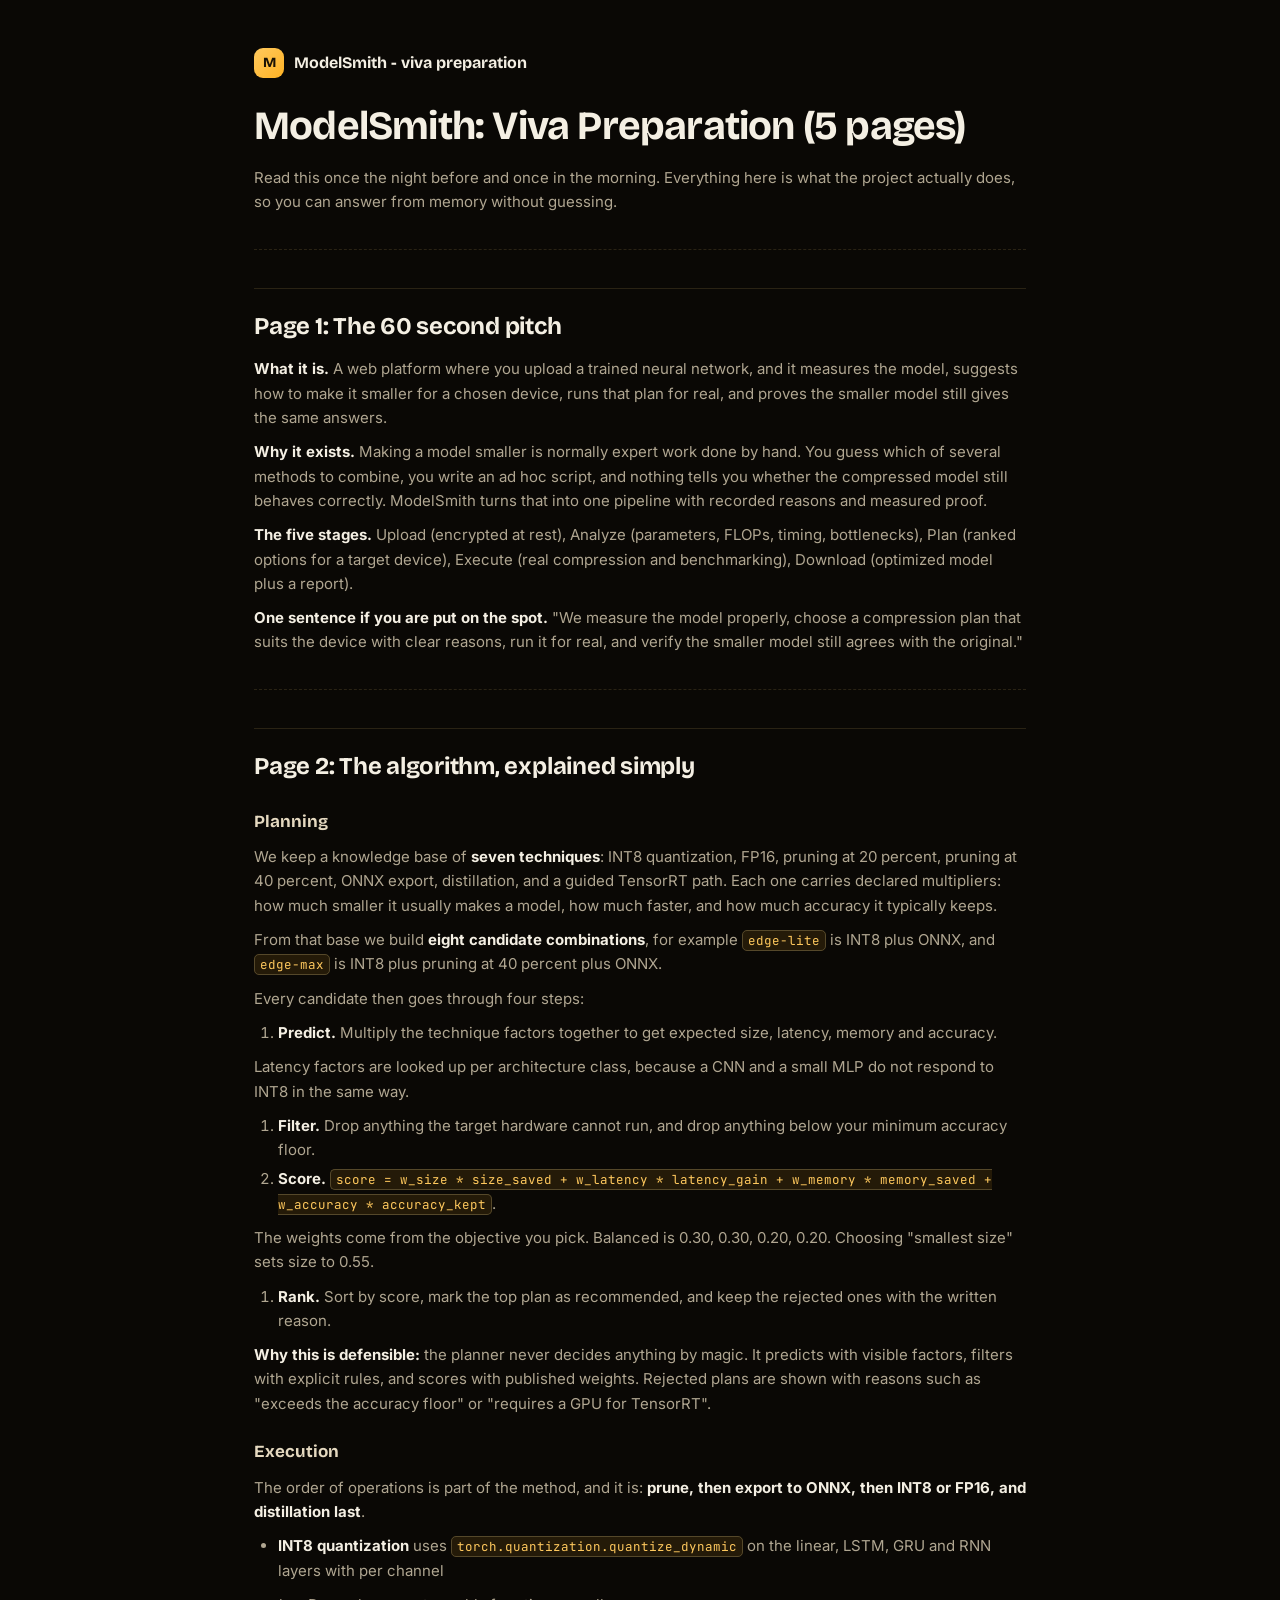
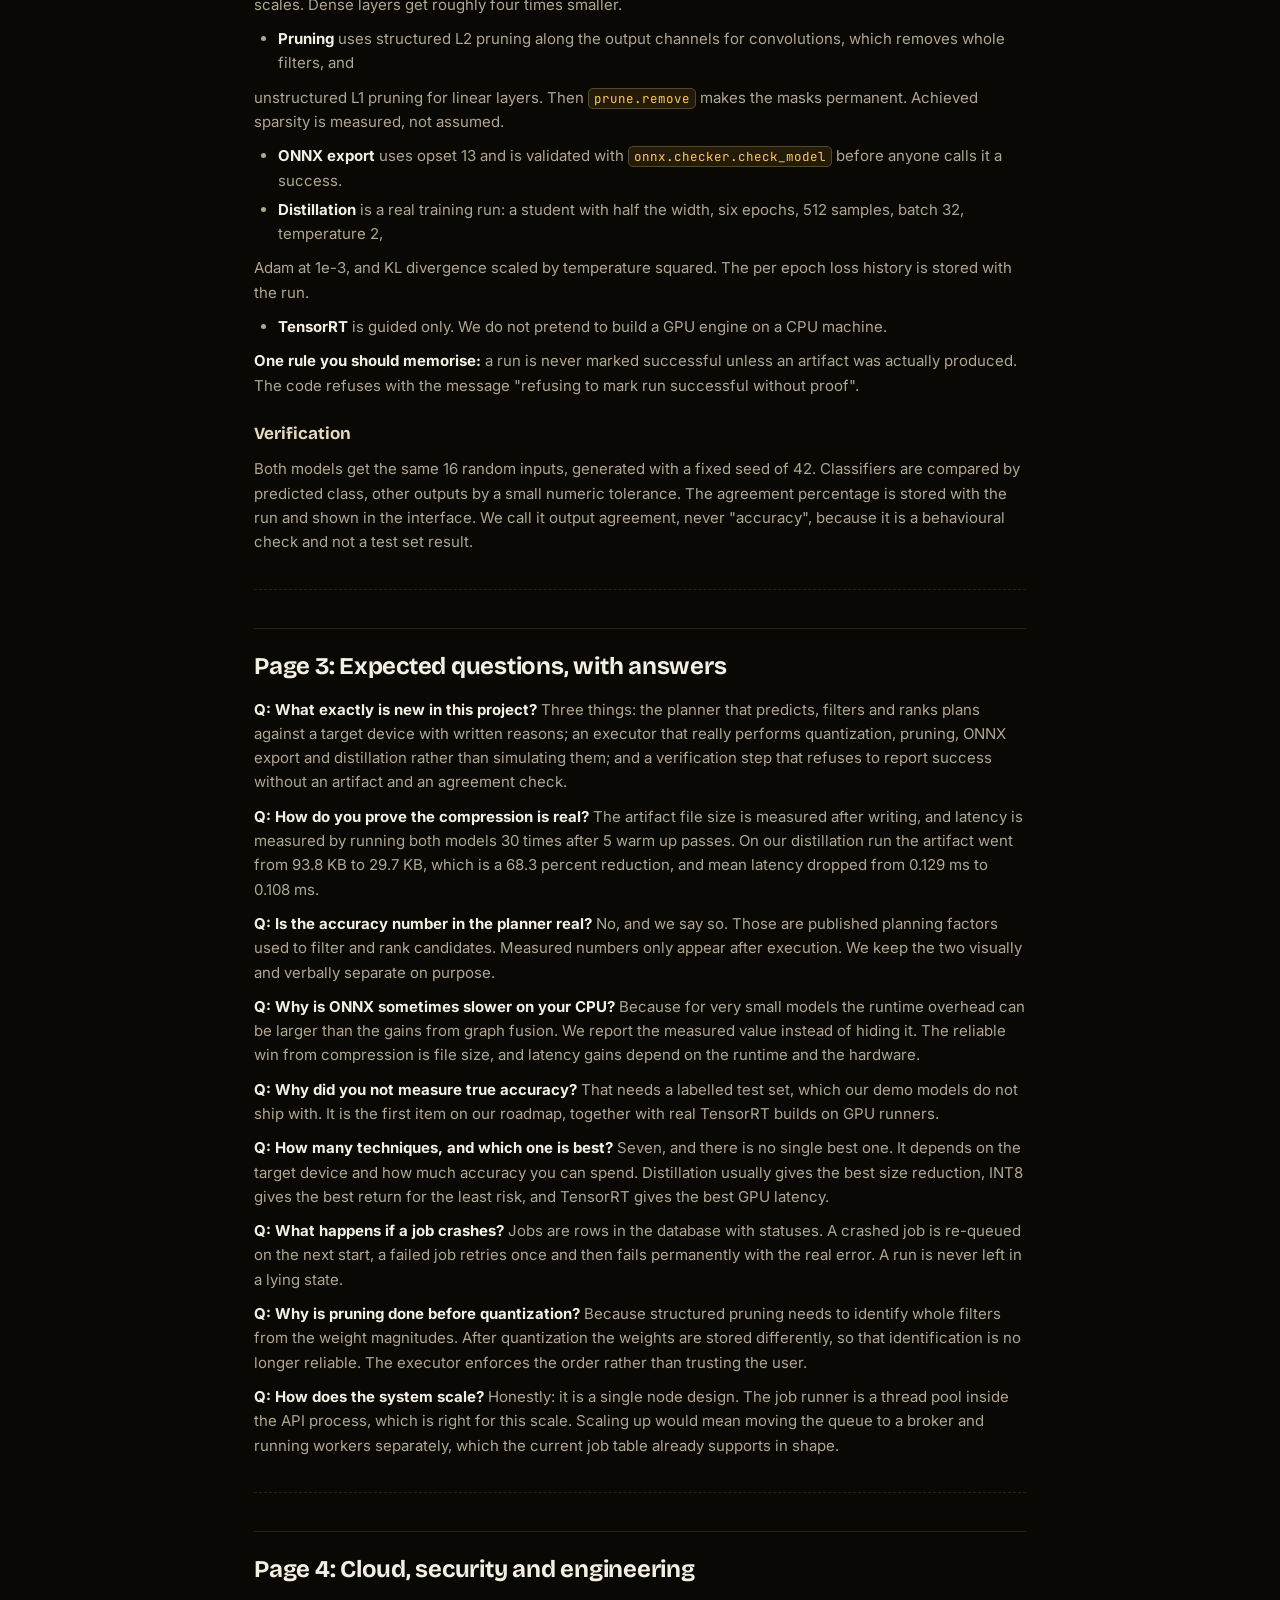
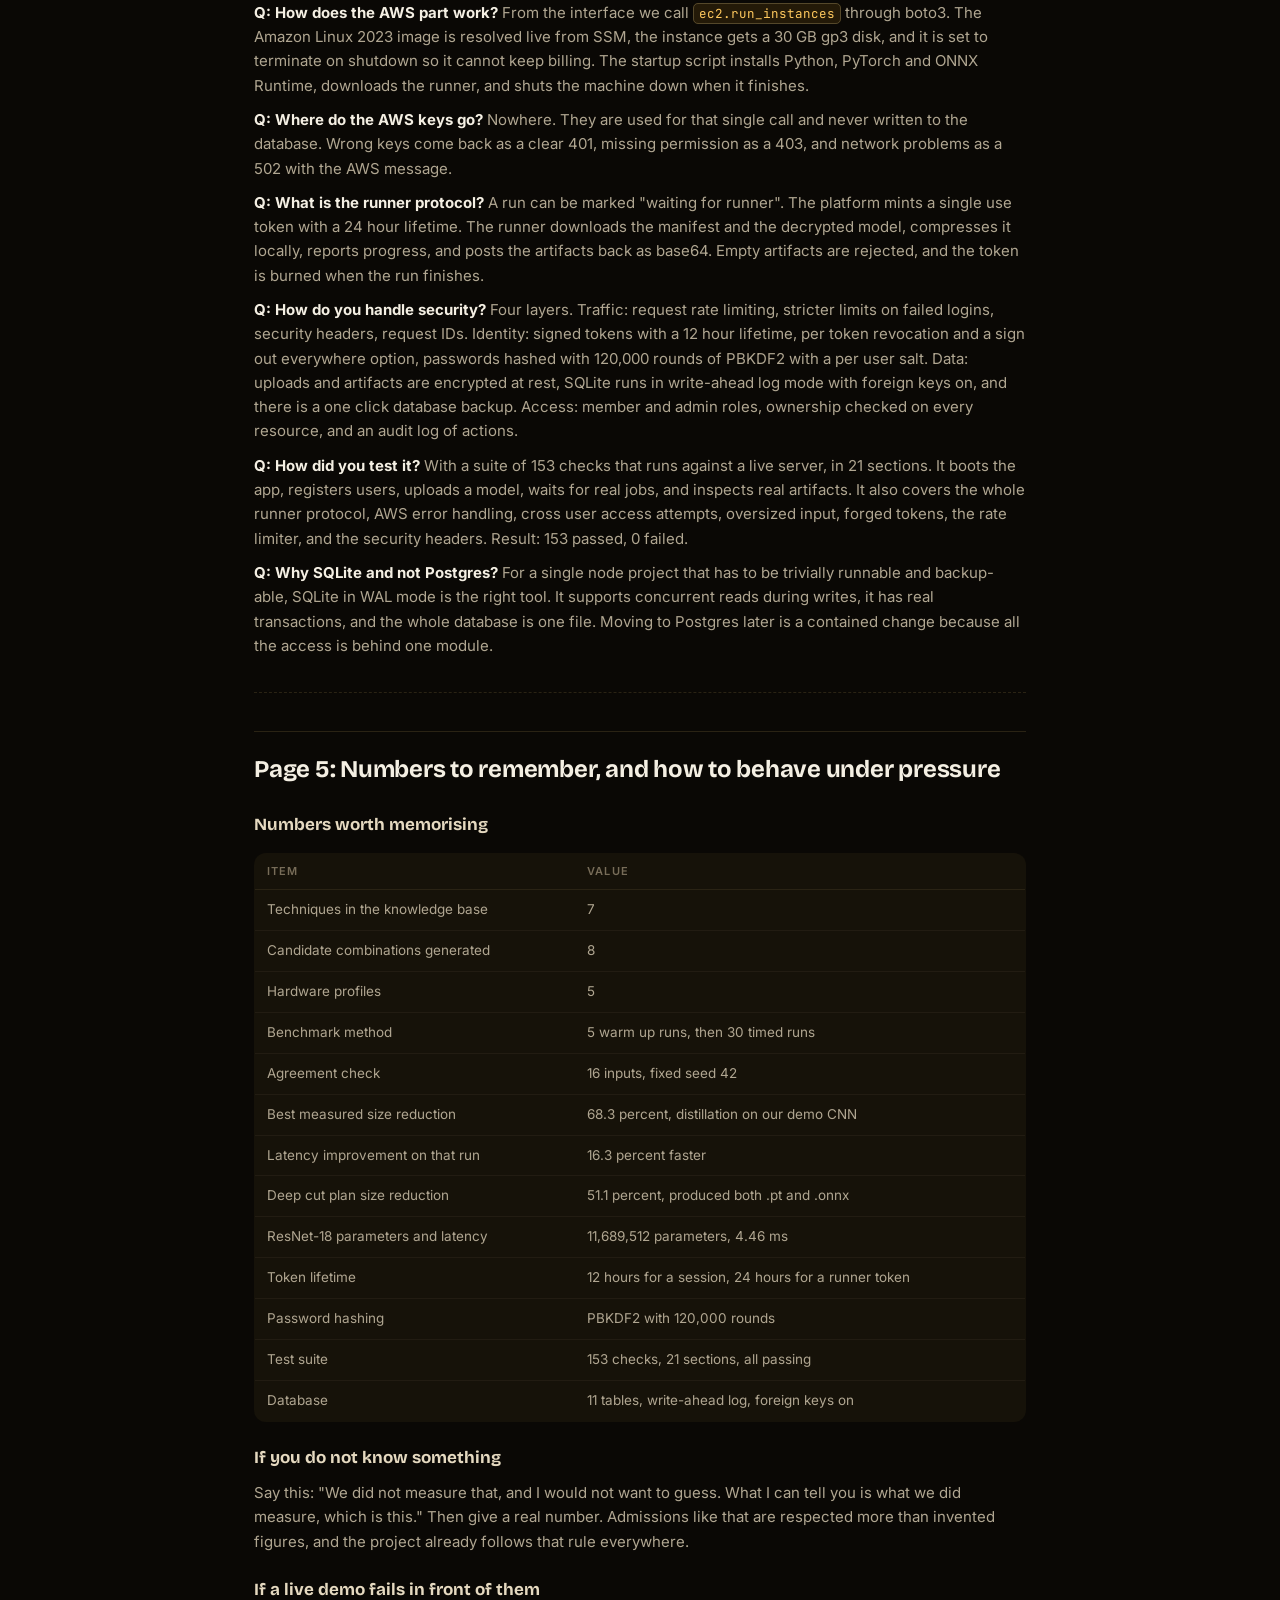
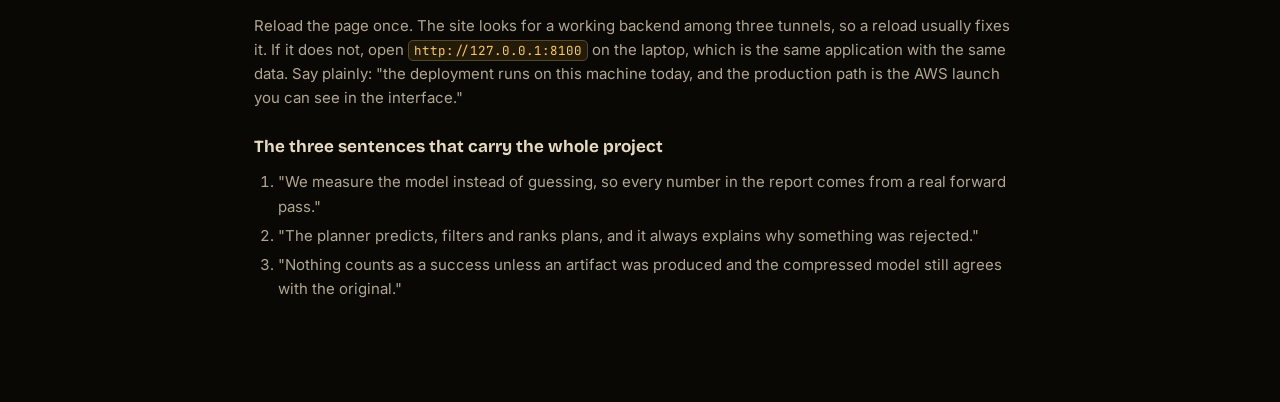
<file: viva.html>
<!DOCTYPE html>
<html lang="en"><head><meta charset="utf-8">
<meta name="viewport" content="width=device-width, initial-scale=1">
<title>ModelSmith - Viva preparation</title>
<link rel="preconnect" href="https://fonts.googleapis.com">
<link href="https://fonts.googleapis.com/css2?family=Bricolage+Grotesque:opsz,wght@12..96,400..800&family=Instrument+Serif:ital@0;1&family=Inter:wght@400;500;600;700&family=JetBrains+Mono:wght@400;500&display=swap" rel="stylesheet">
<style>
:root{
  --bg:#0a0805; --paper:#161209; --paper2:#1d1710; --line:#2a2314; --line2:#3d341f;
  --ink:#f4efe3; --dim:#b0a691; --faint:#776c58; --accent:#ffb224; --accent2:#ffc95e; --ember:#ff6b2c;
}
*{box-sizing:border-box}
body{margin:0;background:var(--bg);color:var(--ink);font-family:Inter,system-ui,sans-serif;line-height:1.62;
  background-image:radial-gradient(1200px 620px at 82% -12%,rgba(255,178,36,.10),transparent 58%),
                   radial-gradient(900px 520px at -8% 108%,rgba(255,107,44,.07),transparent 58%)}
.wrap{max-width:820px;margin:0 auto;padding:48px 24px 90px}
h1{font-family:"Bricolage Grotesque",Inter,sans-serif;font-size:40px;line-height:1.1;letter-spacing:-.02em;margin:0 0 18px}
h2{font-family:"Bricolage Grotesque",Inter,sans-serif;font-size:24px;letter-spacing:-.01em;margin:38px 0 12px;
  padding-top:18px;border-top:1px solid var(--line)}
h3{font-family:"Bricolage Grotesque",Inter,sans-serif;font-size:17px;margin:22px 0 8px;color:#e5d9c0}
p{margin:10px 0;font-size:15px;color:var(--dim)}
strong{color:var(--ink)}
code{font-family:"JetBrains Mono",monospace;font-size:12.5px;background:#241a08;border:1px solid #55482a;
  border-radius:5px;padding:1px 5px;color:var(--accent2)}
ul,ol{margin:10px 0 10px 4px;padding-left:20px;font-size:15px;color:var(--dim)}
li{margin:5px 0}
table{width:100%;border-collapse:collapse;margin:14px 0;background:var(--paper);border:1px solid var(--line);border-radius:12px;overflow:hidden}
th{text-align:left;font-size:11px;letter-spacing:.1em;text-transform:uppercase;color:var(--faint);
  padding:9px 12px;border-bottom:1px solid var(--line);font-weight:600}
td{padding:9px 12px;border-bottom:1px solid #221c12;font-size:13.5px;color:var(--dim)}
tr:last-child td{border-bottom:none}
hr{border:0;border-top:1px dashed var(--line);margin:34px 0}
.brand{display:flex;align-items:center;gap:10px;margin-bottom:26px;font-family:"Bricolage Grotesque",Inter,sans-serif;font-weight:700}
.mk{width:30px;height:30px;border-radius:9px;background:linear-gradient(135deg,#ffc95e,#ffb224);display:grid;place-items:center;color:#1a1206;font-size:14px;font-weight:800}
@media print{
  :root{--bg:#ffffff;--paper:#fffdf8;--line:#e2d8c4;--line2:#d0c3a8;--ink:#241d10;--dim:#5b5347;--faint:#98876c;--accent:#c77800;--accent2:#9a5f00;--ember:#d95b1e}
  body{background:#fff;background-image:none}
  h3{color:#3a3226}
  code{background:#fff6e4;border-color:#eedfbe;color:#9a5f00}
  td{border-bottom-color:#f0e9d9}
  .wrap{padding:0 0 20px}
  h2{page-break-after:avoid}
  table{page-break-inside:avoid}
}
</style></head>
<body><div class="wrap">
<div class="brand"><div class="mk">M</div> ModelSmith - viva preparation</div>
<h1>ModelSmith: Viva Preparation (5 pages)</h1>
<p>Read this once the night before and once in the morning. Everything here is what the project actually does, so you can answer from memory without guessing.</p>
<hr>
<h2>Page 1: The 60 second pitch</h2>
<p><strong>What it is.</strong> A web platform where you upload a trained neural network, and it measures the model, suggests how to make it smaller for a chosen device, runs that plan for real, and proves the smaller model still gives the same answers.</p>
<p><strong>Why it exists.</strong> Making a model smaller is normally expert work done by hand. You guess which of several methods to combine, you write an ad hoc script, and nothing tells you whether the compressed model still behaves correctly. ModelSmith turns that into one pipeline with recorded reasons and measured proof.</p>
<p><strong>The five stages.</strong> Upload (encrypted at rest), Analyze (parameters, FLOPs, timing, bottlenecks), Plan (ranked options for a target device), Execute (real compression and benchmarking), Download (optimized model plus a report).</p>
<p><strong>One sentence if you are put on the spot.</strong> &quot;We measure the model properly, choose a compression plan that suits the device with clear reasons, run it for real, and verify the smaller model still agrees with the original.&quot;</p>
<hr>
<h2>Page 2: The algorithm, explained simply</h2>
<h3>Planning</h3>
<p>We keep a knowledge base of <strong>seven techniques</strong>: INT8 quantization, FP16, pruning at 20 percent, pruning at 40 percent, ONNX export, distillation, and a guided TensorRT path. Each one carries declared multipliers: how much smaller it usually makes a model, how much faster, and how much accuracy it typically keeps.</p>
<p>From that base we build <strong>eight candidate combinations</strong>, for example <code>edge-lite</code> is INT8 plus ONNX, and <code>edge-max</code> is INT8 plus pruning at 40 percent plus ONNX.</p>
<p>Every candidate then goes through four steps:</p>
<ol><li><strong>Predict.</strong> Multiply the technique factors together to get expected size, latency, memory and accuracy.</li></ol>
<p>Latency factors are looked up per architecture class, because a CNN and a small MLP do not respond to INT8 in the same way.</p>
<ol><li><strong>Filter.</strong> Drop anything the target hardware cannot run, and drop anything below your minimum accuracy floor.</li><li><strong>Score.</strong> <code>score = w_size * size_saved + w_latency * latency_gain + w_memory * memory_saved + w_accuracy * accuracy_kept</code>.</li></ol>
<p>The weights come from the objective you pick. Balanced is 0.30, 0.30, 0.20, 0.20. Choosing &quot;smallest size&quot; sets size to 0.55.</p>
<ol><li><strong>Rank.</strong> Sort by score, mark the top plan as recommended, and keep the rejected ones with the written reason.</li></ol>
<p><strong>Why this is defensible:</strong> the planner never decides anything by magic. It predicts with visible factors, filters with explicit rules, and scores with published weights. Rejected plans are shown with reasons such as &quot;exceeds the accuracy floor&quot; or &quot;requires a GPU for TensorRT&quot;.</p>
<h3>Execution</h3>
<p>The order of operations is part of the method, and it is: <strong>prune, then export to ONNX, then INT8 or FP16, and distillation last</strong>.</p>
<ul><li><strong>INT8 quantization</strong> uses <code>torch.quantization.quantize_dynamic</code> on the linear, LSTM, GRU and RNN layers with per channel</li></ul>
<p>scales. Dense layers get roughly four times smaller.</p>
<ul><li><strong>Pruning</strong> uses structured L2 pruning along the output channels for convolutions, which removes whole filters, and</li></ul>
<p>unstructured L1 pruning for linear layers. Then <code>prune.remove</code> makes the masks permanent. Achieved sparsity is measured, not assumed.</p>
<ul><li><strong>ONNX export</strong> uses opset 13 and is validated with <code>onnx.checker.check_model</code> before anyone calls it a success.</li><li><strong>Distillation</strong> is a real training run: a student with half the width, six epochs, 512 samples, batch 32, temperature 2,</li></ul>
<p>Adam at 1e-3, and KL divergence scaled by temperature squared. The per epoch loss history is stored with the run.</p>
<ul><li><strong>TensorRT</strong> is guided only. We do not pretend to build a GPU engine on a CPU machine.</li></ul>
<p><strong>One rule you should memorise:</strong> a run is never marked successful unless an artifact was actually produced. The code refuses with the message &quot;refusing to mark run successful without proof&quot;.</p>
<h3>Verification</h3>
<p>Both models get the same 16 random inputs, generated with a fixed seed of 42. Classifiers are compared by predicted class, other outputs by a small numeric tolerance. The agreement percentage is stored with the run and shown in the interface. We call it output agreement, never &quot;accuracy&quot;, because it is a behavioural check and not a test set result.</p>
<hr>
<h2>Page 3: Expected questions, with answers</h2>
<p><strong>Q: What exactly is new in this project?</strong> Three things: the planner that predicts, filters and ranks plans against a target device with written reasons; an executor that really performs quantization, pruning, ONNX export and distillation rather than simulating them; and a verification step that refuses to report success without an artifact and an agreement check.</p>
<p><strong>Q: How do you prove the compression is real?</strong> The artifact file size is measured after writing, and latency is measured by running both models 30 times after 5 warm up passes. On our distillation run the artifact went from 93.8 KB to 29.7 KB, which is a 68.3 percent reduction, and mean latency dropped from 0.129 ms to 0.108 ms.</p>
<p><strong>Q: Is the accuracy number in the planner real?</strong> No, and we say so. Those are published planning factors used to filter and rank candidates. Measured numbers only appear after execution. We keep the two visually and verbally separate on purpose.</p>
<p><strong>Q: Why is ONNX sometimes slower on your CPU?</strong> Because for very small models the runtime overhead can be larger than the gains from graph fusion. We report the measured value instead of hiding it. The reliable win from compression is file size, and latency gains depend on the runtime and the hardware.</p>
<p><strong>Q: Why did you not measure true accuracy?</strong> That needs a labelled test set, which our demo models do not ship with. It is the first item on our roadmap, together with real TensorRT builds on GPU runners.</p>
<p><strong>Q: How many techniques, and which one is best?</strong> Seven, and there is no single best one. It depends on the target device and how much accuracy you can spend. Distillation usually gives the best size reduction, INT8 gives the best return for the least risk, and TensorRT gives the best GPU latency.</p>
<p><strong>Q: What happens if a job crashes?</strong> Jobs are rows in the database with statuses. A crashed job is re-queued on the next start, a failed job retries once and then fails permanently with the real error. A run is never left in a lying state.</p>
<p><strong>Q: Why is pruning done before quantization?</strong> Because structured pruning needs to identify whole filters from the weight magnitudes. After quantization the weights are stored differently, so that identification is no longer reliable. The executor enforces the order rather than trusting the user.</p>
<p><strong>Q: How does the system scale?</strong> Honestly: it is a single node design. The job runner is a thread pool inside the API process, which is right for this scale. Scaling up would mean moving the queue to a broker and running workers separately, which the current job table already supports in shape.</p>
<hr>
<h2>Page 4: Cloud, security and engineering</h2>
<p><strong>Q: How does the AWS part work?</strong> From the interface we call <code>ec2.run_instances</code> through boto3. The Amazon Linux 2023 image is resolved live from SSM, the instance gets a 30 GB gp3 disk, and it is set to terminate on shutdown so it cannot keep billing. The startup script installs Python, PyTorch and ONNX Runtime, downloads the runner, and shuts the machine down when it finishes.</p>
<p><strong>Q: Where do the AWS keys go?</strong> Nowhere. They are used for that single call and never written to the database. Wrong keys come back as a clear 401, missing permission as a 403, and network problems as a 502 with the AWS message.</p>
<p><strong>Q: What is the runner protocol?</strong> A run can be marked &quot;waiting for runner&quot;. The platform mints a single use token with a 24 hour lifetime. The runner downloads the manifest and the decrypted model, compresses it locally, reports progress, and posts the artifacts back as base64. Empty artifacts are rejected, and the token is burned when the run finishes.</p>
<p><strong>Q: How do you handle security?</strong> Four layers. Traffic: request rate limiting, stricter limits on failed logins, security headers, request IDs. Identity: signed tokens with a 12 hour lifetime, per token revocation and a sign out everywhere option, passwords hashed with 120,000 rounds of PBKDF2 with a per user salt. Data: uploads and artifacts are encrypted at rest, SQLite runs in write-ahead log mode with foreign keys on, and there is a one click database backup. Access: member and admin roles, ownership checked on every resource, and an audit log of actions.</p>
<p><strong>Q: How did you test it?</strong> With a suite of 153 checks that runs against a live server, in 21 sections. It boots the app, registers users, uploads a model, waits for real jobs, and inspects real artifacts. It also covers the whole runner protocol, AWS error handling, cross user access attempts, oversized input, forged tokens, the rate limiter, and the security headers. Result: 153 passed, 0 failed.</p>
<p><strong>Q: Why SQLite and not Postgres?</strong> For a single node project that has to be trivially runnable and backup-able, SQLite in WAL mode is the right tool. It supports concurrent reads during writes, it has real transactions, and the whole database is one file. Moving to Postgres later is a contained change because all the access is behind one module.</p>
<hr>
<h2>Page 5: Numbers to remember, and how to behave under pressure</h2>
<h3>Numbers worth memorising</h3>
<table>
<tr><th>Item</th><th>Value</th></tr>
<tr><td>Techniques in the knowledge base</td><td>7</td></tr>
<tr><td>Candidate combinations generated</td><td>8</td></tr>
<tr><td>Hardware profiles</td><td>5</td></tr>
<tr><td>Benchmark method</td><td>5 warm up runs, then 30 timed runs</td></tr>
<tr><td>Agreement check</td><td>16 inputs, fixed seed 42</td></tr>
<tr><td>Best measured size reduction</td><td>68.3 percent, distillation on our demo CNN</td></tr>
<tr><td>Latency improvement on that run</td><td>16.3 percent faster</td></tr>
<tr><td>Deep cut plan size reduction</td><td>51.1 percent, produced both .pt and .onnx</td></tr>
<tr><td>ResNet-18 parameters and latency</td><td>11,689,512 parameters, 4.46 ms</td></tr>
<tr><td>Token lifetime</td><td>12 hours for a session, 24 hours for a runner token</td></tr>
<tr><td>Password hashing</td><td>PBKDF2 with 120,000 rounds</td></tr>
<tr><td>Test suite</td><td>153 checks, 21 sections, all passing</td></tr>
<tr><td>Database</td><td>11 tables, write-ahead log, foreign keys on</td></tr>
</table>
<h3>If you do not know something</h3>
<p>Say this: &quot;We did not measure that, and I would not want to guess. What I can tell you is what we did measure, which is this.&quot; Then give a real number. Admissions like that are respected more than invented figures, and the project already follows that rule everywhere.</p>
<h3>If a live demo fails in front of them</h3>
<p>Reload the page once. The site looks for a working backend among three tunnels, so a reload usually fixes it. If it does not, open <code>http://127.0.0.1:8100</code> on the laptop, which is the same application with the same data. Say plainly: &quot;the deployment runs on this machine today, and the production path is the AWS launch you can see in the interface.&quot;</p>
<h3>The three sentences that carry the whole project</h3>
<ol><li>&quot;We measure the model instead of guessing, so every number in the report comes from a real forward pass.&quot;</li><li>&quot;The planner predicts, filters and ranks plans, and it always explains why something was rejected.&quot;</li><li>&quot;Nothing counts as a success unless an artifact was produced and the compressed model still agrees with the original.&quot;</li></ol>
</div></body></html>
</file>
